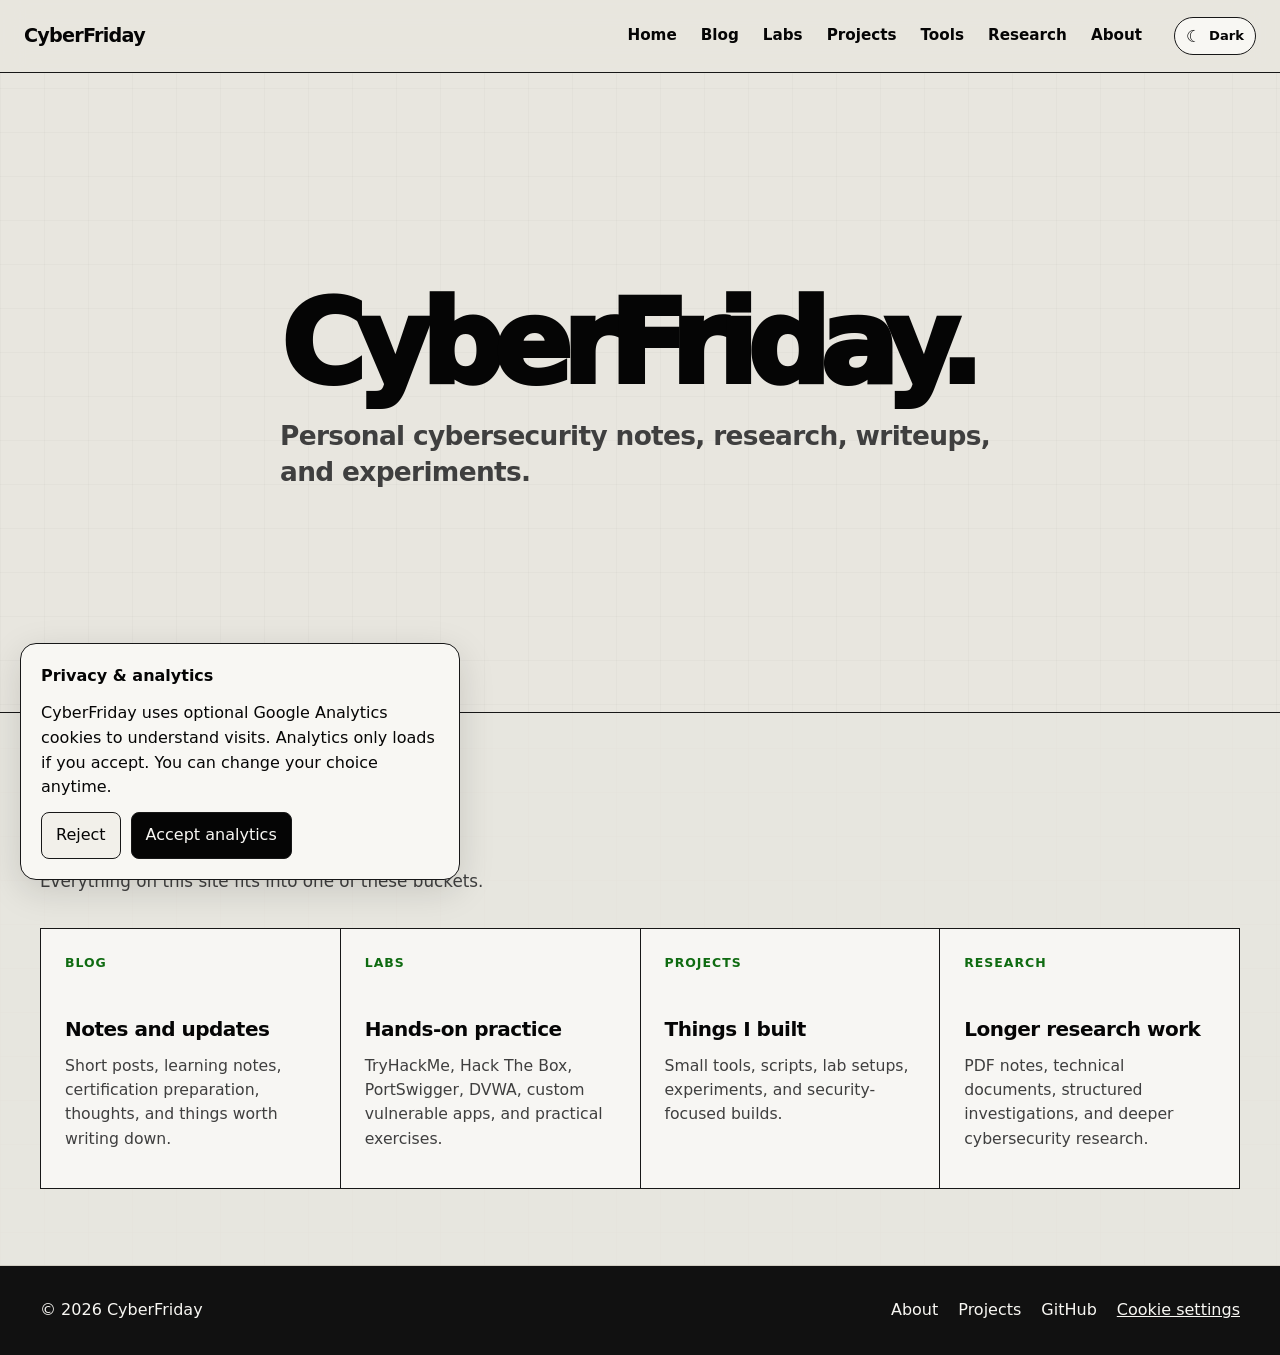
<file: index.html>
<!DOCTYPE html>
<html lang="en">
<head>
  <script src="assets/theme.js"></script>
  <meta charset="UTF-8" />
  <meta name="viewport" content="width=device-width, initial-scale=1.0" />

  <title>CyberFriday — Cybersecurity Notes, Labs, Projects and Research</title>

  <meta
    name="description"
    content="CyberFriday is a cybersecurity archive with blog posts, labs, projects, research, and experiments."
  />

  <link rel="stylesheet" href="assets/style.css" />
</head>

<body data-page="home">
  <a class="skip" href="#content">Skip to content</a>

  <header class="site-header">
    <div class="header-container header-inner">
      <a class="brand" href="index.html">CyberFriday</a>

      <nav class="nav" aria-label="Main navigation">
        <a href="index.html">Home</a>
        <a href="blog.html">Blog</a>
        <a href="labs.html">Labs</a>
        <a href="projects.html">Projects</a>
        <a href="tools.html">Tools</a>
        <a href="research.html">Research</a>
        <a href="about.html">About</a>
      </nav>

    </div>
  </header>

  <main id="content">
    <section class="hero">
      <div class="container hero-inner">
        <div class="hero-copy">
          <h1>CyberFriday.</h1>

          <p class="hero-subtitle">
            Personal cybersecurity notes, research, writeups, and experiments.
          </p>
        </div>
      </div>
    </section>

    <section class="section explore-section">
      <div class="container">
        <div class="section-heading">
          <h2>Explore</h2>
          <p>Everything on this site fits into one of these buckets.</p>
        </div>

        <div class="cards">
          <a class="card" href="blog.html">
            <span>Blog</span>
            <h3>Notes and updates</h3>
            <p>
              Short posts, learning notes, certification preparation, thoughts, and things worth writing down.
            </p>
          </a>

          <a class="card" href="labs.html">
            <span>Labs</span>
            <h3>Hands-on practice</h3>
            <p>
              TryHackMe, Hack The Box, PortSwigger, DVWA, custom vulnerable apps, and practical exercises.
            </p>
          </a>

          <a class="card" href="projects.html">
            <span>Projects</span>
            <h3>Things I built</h3>
            <p>
              Small tools, scripts, lab setups, experiments, and security-focused builds.
            </p>
          </a>

          <a class="card" href="research.html">
            <span>Research</span>
            <h3>Longer research work</h3>
            <p>
              PDF notes, technical documents, structured investigations, and deeper cybersecurity research.
            </p>
          </a>
        </div>
      </div>
    </section>
  </main>

  <footer class="footer">
    <div class="container footer-inner">
      <p>© <span id="year"></span> CyberFriday</p>

      <div class="footer-links">
        <a href="about.html">About</a>
        <a href="projects.html">Projects</a>
        <a href="https://github.com/jernejpetek">GitHub</a>
      </div>
    </div>
  </footer>

  <script src="assets/app.js"></script>
  <script src="assets/analytics.js" defer></script>
</body>
</html>
</file>
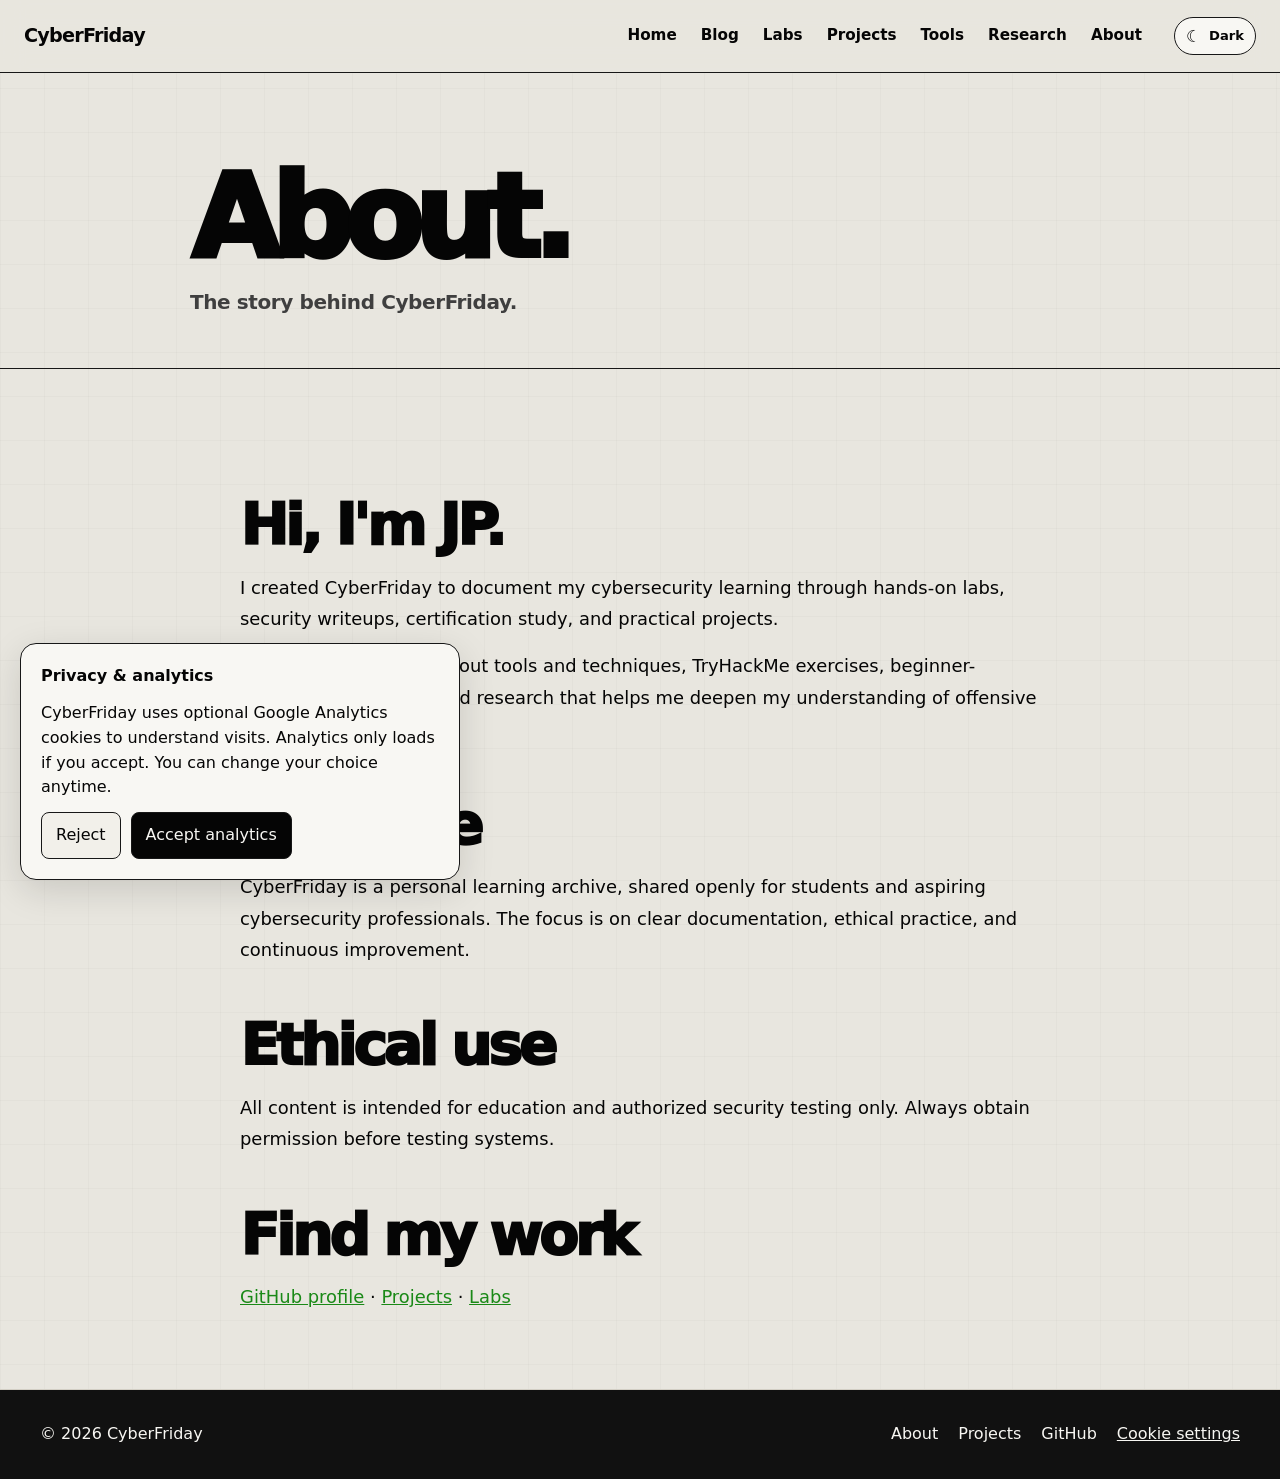
<file: about.html>
<!DOCTYPE html>
<html lang="en">

<head>
  <script src="assets/theme.js"></script>

  <meta charset="utf-8">
  <meta name="viewport" content="width=device-width, initial-scale=1">

  <title>About — CyberFriday</title>

  <meta
    name="description"
    content="About CyberFriday: practical cybersecurity learning, labs, notes and personal projects."
  >

  <link rel="stylesheet" href="assets/style.css">
</head>

<body data-page="about">

  <a class="skip" href="#content">Skip to content</a>

  <header class="site-header">
    <div class="header-container header-inner">

      <a class="brand" href="index.html">CyberFriday</a>

      <nav class="nav" aria-label="Main navigation">
        <a href="index.html">Home</a>
        <a href="blog.html">Blog</a>
        <a href="labs.html">Labs</a>
        <a href="projects.html">Projects</a>
        <a href="tools.html">Tools</a>
        <a href="research.html">Research</a>
        <a href="about.html" aria-current="page">About</a>
      </nav>

    </div>
  </header>

  <main id="content">

    <section class="pagehead">
      <div class="container pagehead-inner">

        <h1>About.</h1>

        <p>The story behind CyberFriday.</p>

      </div>
    </section>

    <section class="section">
      <div class="container narrow article">

        <h2>Hi, I'm JP.</h2>

        <p>
          I created CyberFriday to document my cybersecurity learning
          through hands-on labs, security writeups, certification study,
          and practical projects.
        </p>

        <p>
          Here you'll find notes about tools and techniques,
          TryHackMe exercises, beginner-friendly experiments,
          and research that helps me deepen my understanding
          of offensive and defensive security.
        </p>

        <h2>Purpose</h2>

        <p>
          CyberFriday is a personal learning archive, shared openly
          for students and aspiring cybersecurity professionals.
          The focus is on clear documentation, ethical practice,
          and continuous improvement.
        </p>

        <h2>Ethical use</h2>

        <p>
          All content is intended for education and authorized
          security testing only. Always obtain permission before
          testing systems.
        </p>

        <h2>Find my work</h2>

        <p>
          <a
            href="https://github.com/jernejpetek"
            target="_blank"
            rel="noopener noreferrer"
          >GitHub profile</a>
          ·
          <a href="projects.html">Projects</a>
          ·
          <a href="labs.html">Labs</a>
        </p>

      </div>
    </section>

  </main>

  <footer class="footer">
    <div class="container footer-inner">

      <p>© <span id="year"></span> CyberFriday</p>

      <div class="footer-links">
        <a href="about.html">About</a>
        <a href="projects.html">Projects</a>
        <a href="https://github.com/jernejpetek">GitHub</a>
      </div>

    </div>
  </footer>

  <script src="assets/app.js" defer></script>
  <script src="assets/analytics.js" defer></script>

</body>
</html>
</file>
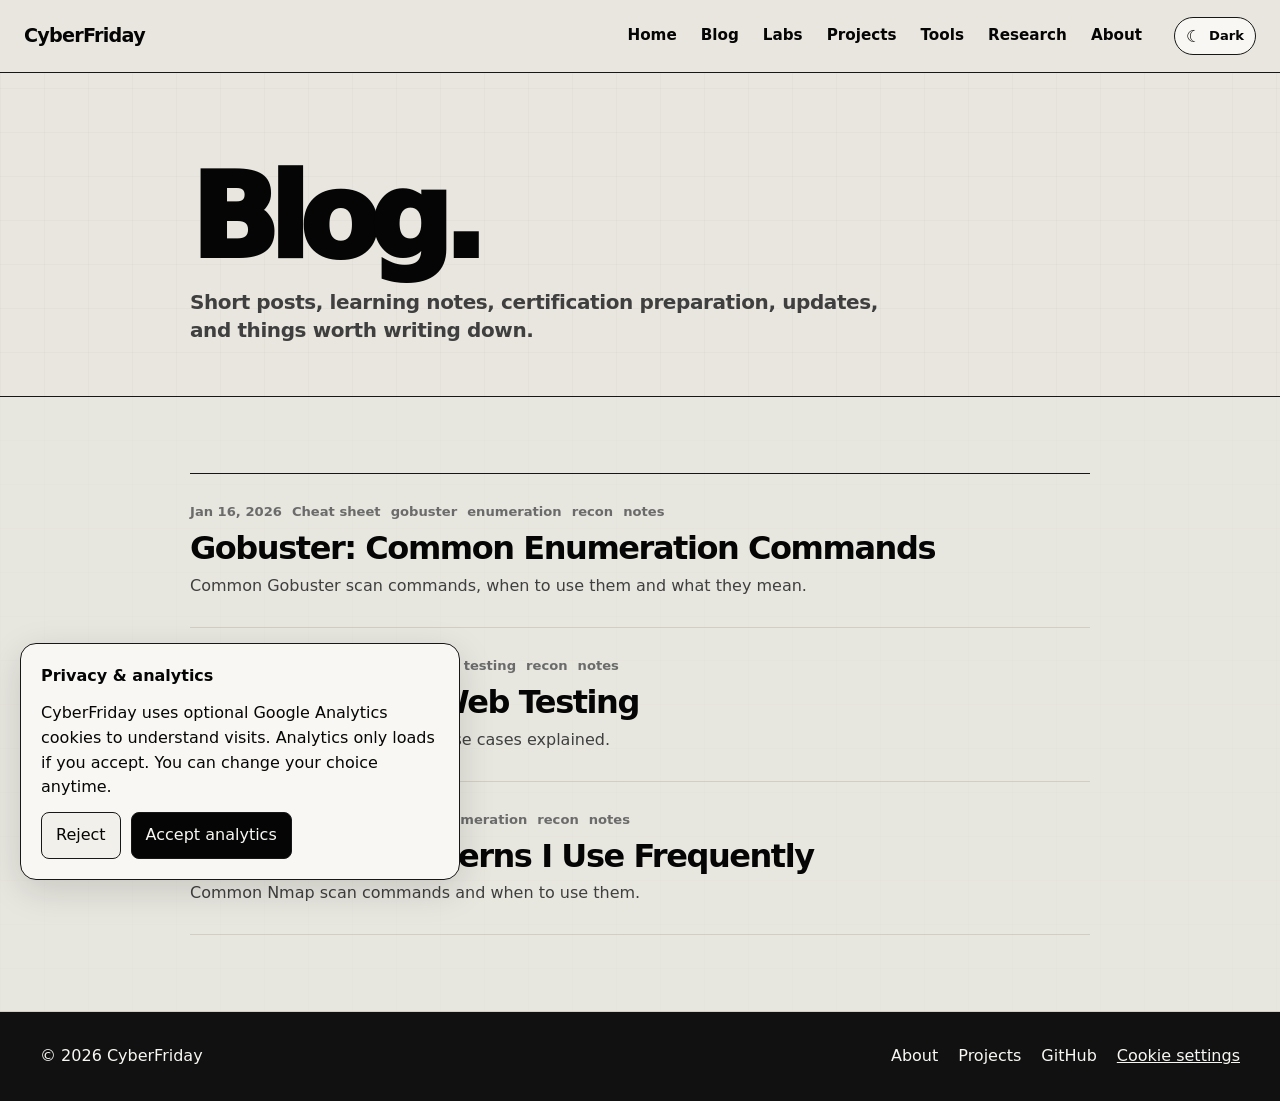
<file: blog.html>
<!DOCTYPE html>
<html lang="en">
<head>
  <script src="assets/theme.js"></script>
  <meta charset="UTF-8" />
  <meta name="viewport" content="width=device-width, initial-scale=1.0" />

  <title>Blog — CyberFriday</title>

  <meta
    name="description"
    content="CyberFriday blog posts, learning notes, certification preparation, updates, and cybersecurity thoughts."
  />

  <link rel="stylesheet" href="assets/style.css" />
</head>

<body data-page="blog">
  <a class="skip" href="#content">Skip to content</a>

  <header class="site-header">
    <div class="header-container header-inner">
      <a class="brand" href="index.html">CyberFriday</a>

      <nav class="nav" aria-label="Main navigation">
        <a href="index.html">Home</a>
        <a href="blog.html">Blog</a>
        <a href="labs.html">Labs</a>
        <a href="projects.html">Projects</a>
        <a href="tools.html">Tools</a>
        <a href="research.html">Research</a>
        <a href="about.html">About</a>
      </nav>

    </div>
  </header>

  <main id="content">
    <section class="pagehead">
      <div class="container pagehead-inner">
        <h1>Blog.</h1>
        <p>
          Short posts, learning notes, certification preparation, updates, and things worth writing down.
        </p>
      </div>
    </section>

    <section class="section listing-section">
      <div class="container listing-container">
        <div id="contentArea" class="post-list">
          <!-- populated by JS -->
        </div>

        <div class="empty" id="empty" hidden>No blog posts yet.</div>
      </div>
    </section>
  </main>

  <footer class="footer">
    <div class="container footer-inner">
      <p>© <span id="year"></span> CyberFriday</p>

      <div class="footer-links">
        <a href="about.html">About</a>
        <a href="projects.html">Projects</a>
        <a href="https://github.com/jernejpetek">GitHub</a>
      </div>
    </div>
  </footer>

  <script src="assets/app.js" defer></script>
  <script src="assets/analytics.js" defer></script>
</body>
</html>
</file>
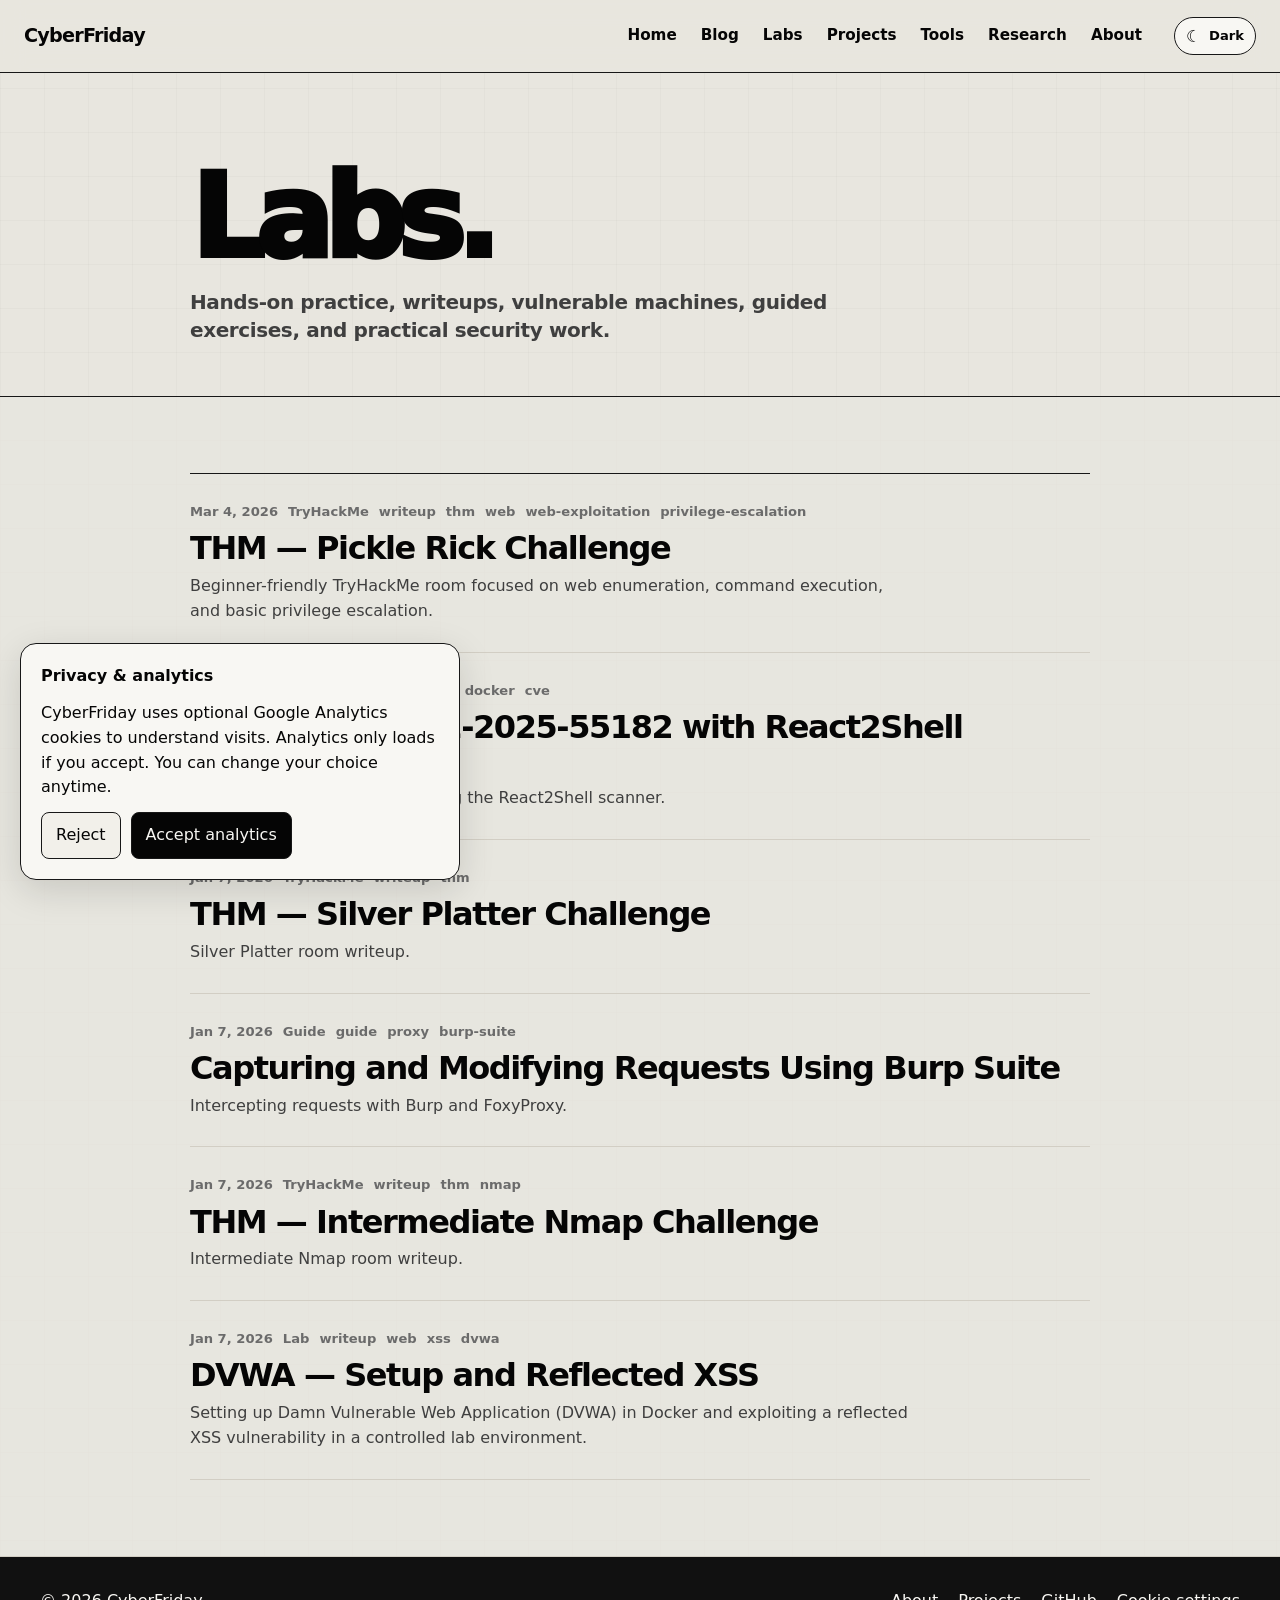
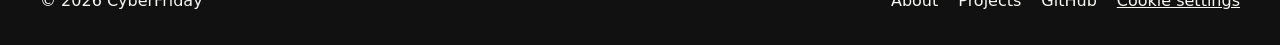
<file: labs.html>
<!DOCTYPE html>
<html lang="en">
<head>
  <script src="assets/theme.js"></script>
  <meta charset="UTF-8" />
  <meta name="viewport" content="width=device-width, initial-scale=1.0" />

  <title>Labs — CyberFriday</title>

  <meta
    name="description"
    content="Hands-on cybersecurity labs, writeups, vulnerable machines, CTF notes, and practical exercises from CyberFriday."
  />

  <link rel="stylesheet" href="assets/style.css" />
</head>

<body data-page="labs">
  <a class="skip" href="#content">Skip to content</a>

  <header class="site-header">
    <div class="header-container header-inner">
      <a class="brand" href="index.html">CyberFriday</a>

      <nav class="nav" aria-label="Main navigation">
        <a href="index.html">Home</a>
        <a href="blog.html">Blog</a>
        <a href="labs.html">Labs</a>
        <a href="projects.html">Projects</a>
        <a href="tools.html">Tools</a>
        <a href="research.html">Research</a>
        <a href="about.html">About</a>
      </nav>

    </div>
  </header>

  <main id="content">
    <section class="pagehead">
      <div class="container pagehead-inner">
        <h1>Labs.</h1>
        <p>
          Hands-on practice, writeups, vulnerable machines, guided exercises, and practical security work.
        </p>
      </div>
    </section>

    <section class="section listing-section">
      <div class="container listing-container">
        <div id="contentArea" class="post-list">
          <!-- populated by JS -->
        </div>

        <div class="empty" id="empty" hidden>No results.</div>
      </div>
    </section>
  </main>

  <footer class="footer">
    <div class="container footer-inner">
      <p>© <span id="year"></span> CyberFriday</p>

      <div class="footer-links">
        <a href="about.html">About</a>
        <a href="projects.html">Projects</a>
        <a href="https://github.com/jernejpetek">GitHub</a>
      </div>
    </div>
  </footer>

  <script src="assets/app.js" defer></script>
  <script src="assets/analytics.js" defer></script>
</body>
</html>
</file>
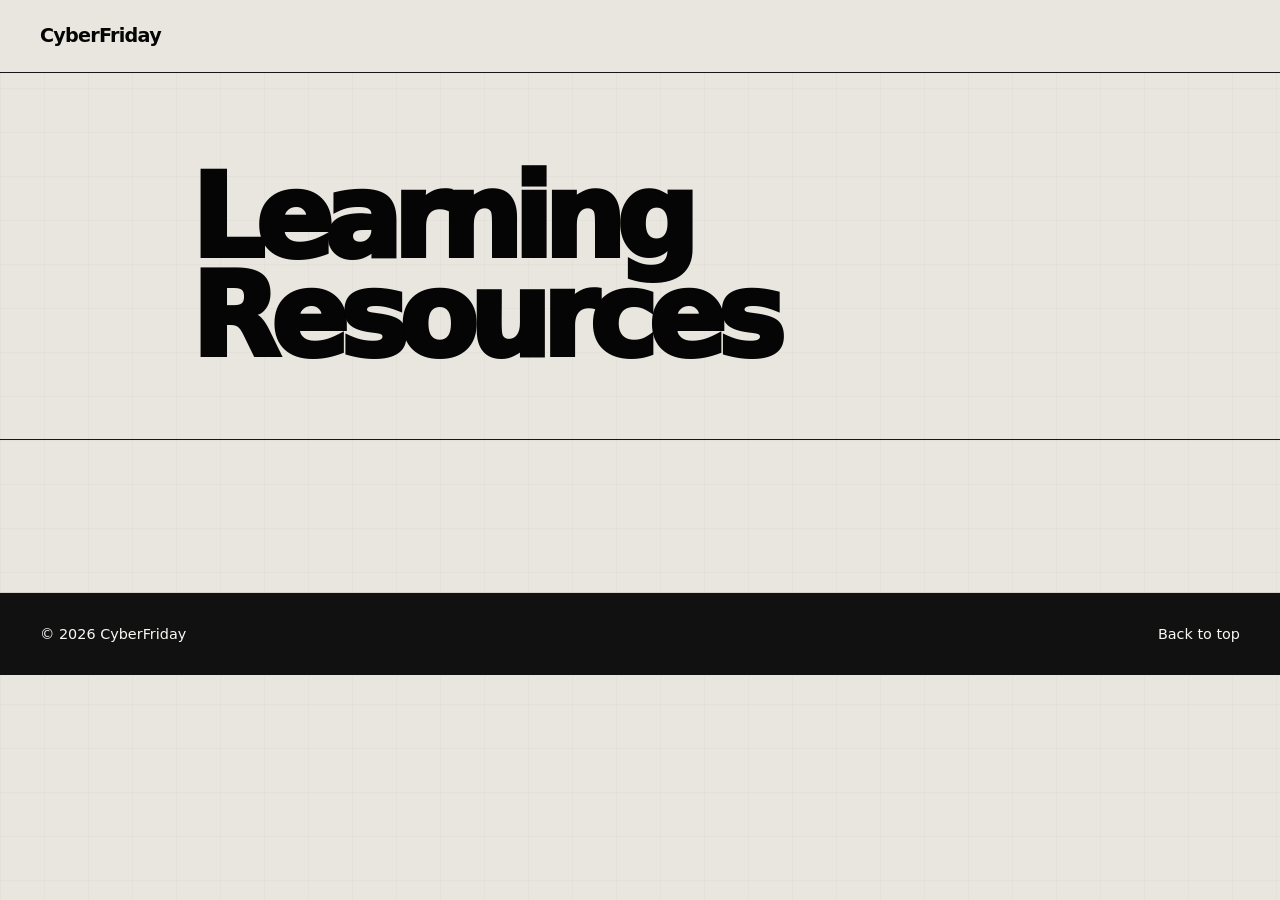
<file: learning_resources.html>
<!doctype html>
<html lang="en">
<head>
  <title>Learning Resources • CyberFriday</title>
  <meta charset="utf-8" />
  <meta name="viewport" content="width=device-width, initial-scale=1" />
  <meta name="color-scheme" content="dark light" />
  <meta name="description" content="CyberFriday — learning resources." />
  <link rel="preconnect" href="https://fonts.googleapis.com">
  <link rel="preconnect" href="https://fonts.gstatic.com" crossorigin>
  <link href="https://fonts.googleapis.com/css2?family=Inter:wght@400;600;700;800&display=swap" rel="stylesheet">
  <link rel="stylesheet" href="assets/style.css" />
</head>
<body data-page="learning-resources">
  <a class="skip" href="#main">Skip to content</a>

  <header class="topbar">
    <div class="container topbar__inner">
      <a class="brand" href="index.html" aria-label="Home">
        <span class="brand__mark">CF</span>
        <span class="brand__text">CyberFriday</span>
      </a>

      <div class="topbar__actions">
        <button class="iconbtn" id="themeBtn" type="button" title="Toggle theme" aria-label="Toggle theme">
          <span class="icon" aria-hidden="true">☾</span>
        </button>
        <button class="iconbtn" id="menuBtn" type="button" title="Menu" aria-label="Open menu">
          <span class="icon" aria-hidden="true">≡</span>
        </button>
      </div>
    </div>
  </header>

  <div class="modal" id="menu" hidden>
    <div class="modal__backdrop" data-close="true"></div>
    <div class="modal__panel modal__panel--menu" role="dialog" aria-modal="true" aria-label="Menu">
      <div class="modal__head">
        <div class="menu__title">
          <div class="menu__brand">CyberFriday</div>
          <div class="muted tiny">Navigate</div>
        </div>
        <button class="iconbtn" type="button" data-close="true" aria-label="Close">✕</button>
      </div>
      <div class="modal__body menu__body">
        <a class="menulink" href="index.html">Home</a>
        <a class="menulink" href="writeups.html">Writeups</a>
        <a class="menulink" href="projects.html">Projects</a>
        <a class="menulink" href="notes.html">Notes</a>
        <a class="menulink" href="learning-resources.html">Learning Resources</a>
        <a class="menulink" href="about.html">About</a>
      </div>
      <div class="modal__foot muted tiny">
        <span>Esc to close</span>
      </div>
    </div>
  </div>

  <main id="main">
    <section class="pagehead">
      <div class="container">
        <h1 class="pagehead__title">Learning Resources</h1>
        <p class="pagehead__sub muted"></p>
      </div>
    </section>

    <section class="section">
      <div class="container">
        <!-- Content goes here -->
      </div>
    </section>
  </main>

  <footer class="footer">
    <div class="container footer__inner">
      <p class="muted tiny">© <span id="year"></span> CyberFriday</p>
      <p class="muted tiny"><a href="#main">Back to top</a></p>
    </div>
  </footer>

  <script src="assets/app.js" defer></script>
</body>
</html>
</file>
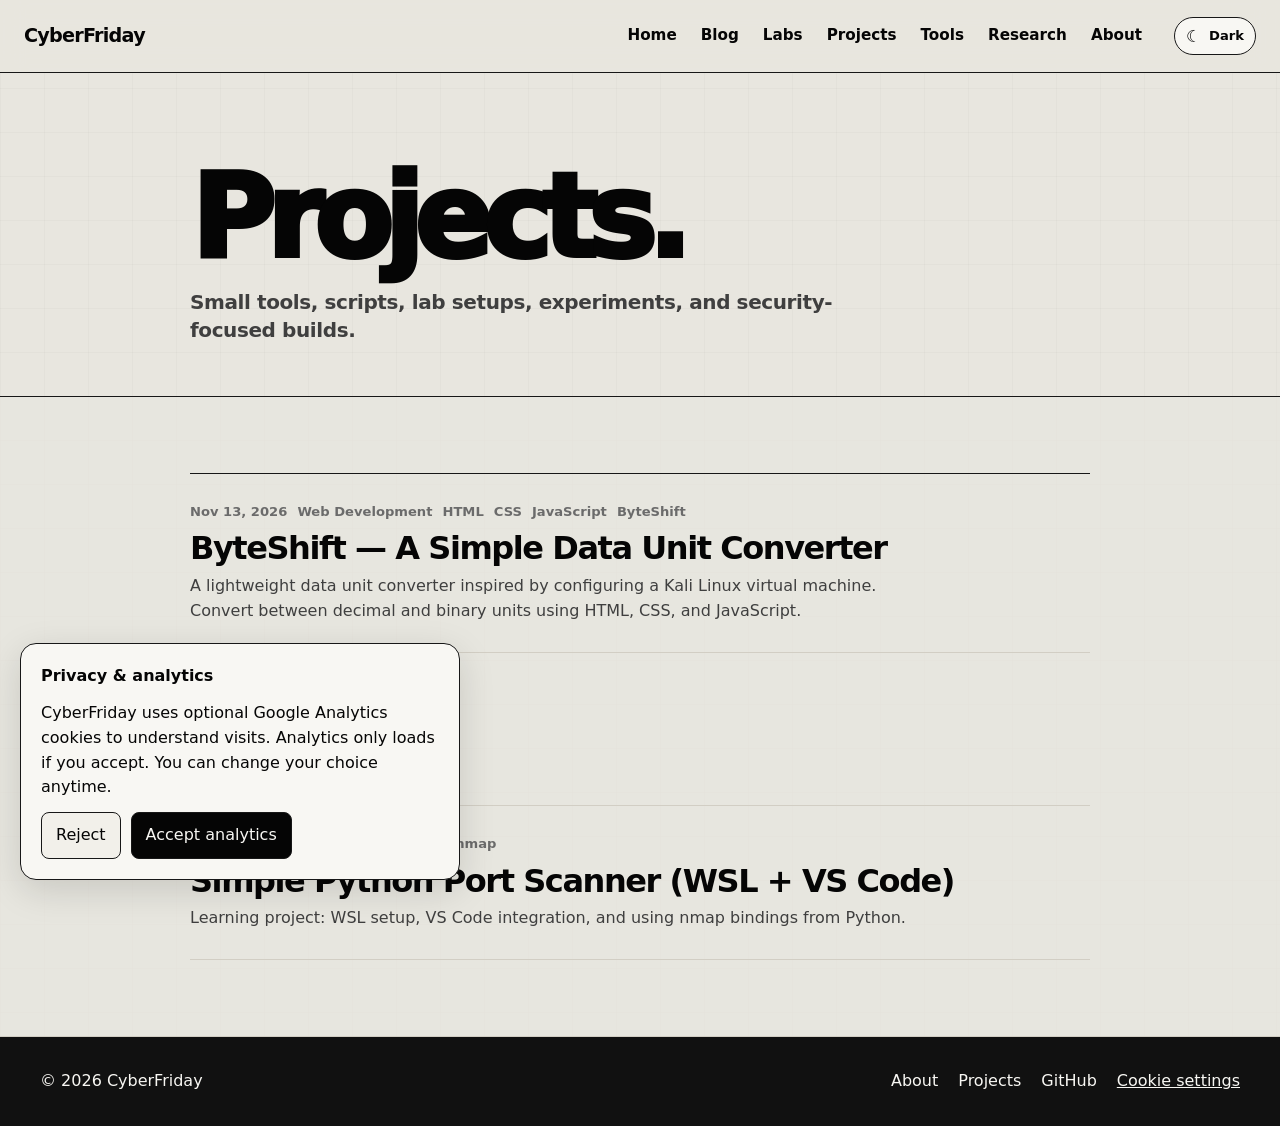
<file: projects.html>
<!DOCTYPE html>
<html lang="en">
<head>
  <script src="assets/theme.js"></script>
  <meta charset="UTF-8" />
  <meta name="viewport" content="width=device-width, initial-scale=1.0" />

  <title>Projects — CyberFriday</title>

  <meta
    name="description"
    content="CyberFriday projects, small tools, scripts, lab setups, experiments, and security-focused builds."
  />

  <link rel="stylesheet" href="assets/style.css" />
</head>

<body data-page="projects">
  <a class="skip" href="#content">Skip to content</a>

  <header class="site-header">
    <div class="header-container header-inner">
      <a class="brand" href="index.html">CyberFriday</a>

      <nav class="nav" aria-label="Main navigation">
        <a href="index.html">Home</a>
        <a href="blog.html">Blog</a>
        <a href="labs.html">Labs</a>
        <a href="projects.html">Projects</a>
        <a href="tools.html">Tools</a>
        <a href="research.html">Research</a>
        <a href="about.html">About</a>
      </nav>

    </div>
  </header>

  <main id="content">
    <section class="pagehead">
      <div class="container pagehead-inner">
        <h1>Projects.</h1>
        <p>
          Small tools, scripts, lab setups, experiments, and security-focused builds.
        </p>
      </div>
    </section>

    <section class="section listing-section">
      <div class="container listing-container">
        <div id="contentArea" class="post-list">
          <!-- populated by JS -->
        </div>

        <div class="empty" id="empty" hidden>No projects yet.</div>
      </div>
    </section>
  </main>

  <footer class="footer">
    <div class="container footer-inner">
      <p>© <span id="year"></span> CyberFriday</p>

      <div class="footer-links">
        <a href="about.html">About</a>
        <a href="projects.html">Projects</a>
        <a href="https://github.com/jernejpetek">GitHub</a>
      </div>
    </div>
  </footer>

  <script src="assets/app.js" defer></script>
  <script src="assets/analytics.js" defer></script>
</body>
</html>
</file>
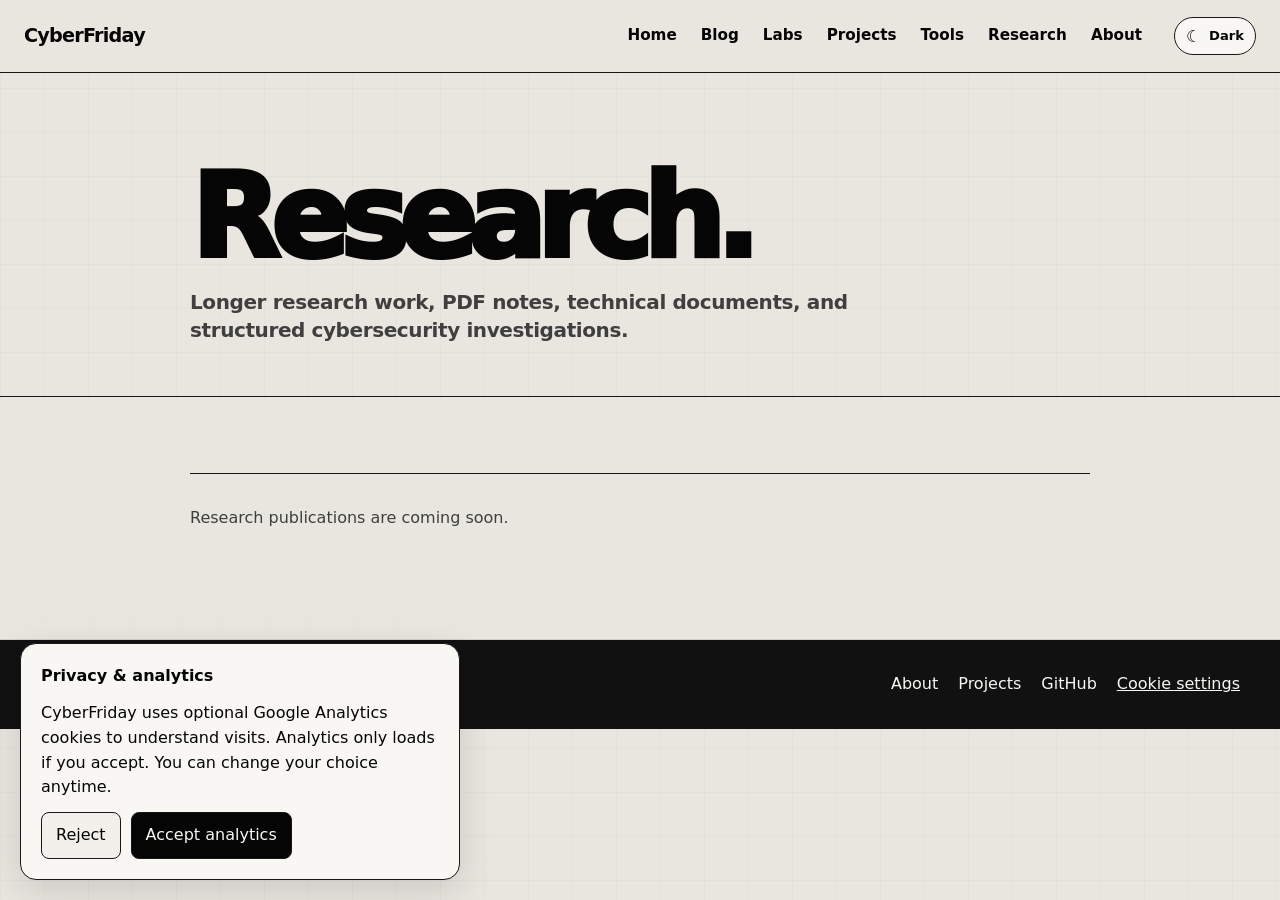
<file: research.html>
<!DOCTYPE html>
<html lang="en">
<head>
  <script src="assets/theme.js"></script>
  <meta charset="UTF-8" />
  <meta name="viewport" content="width=device-width, initial-scale=1.0" />

  <title>Research — CyberFriday</title>

  <meta
    name="description"
    content="Research series, PDF notes, technical documents, and longer cybersecurity research work from CyberFriday."
  />

  <link rel="stylesheet" href="assets/style.css" />
</head>

<body data-page="research">
  <a class="skip" href="#content">Skip to content</a>

  <header class="site-header">
    <div class="header-container header-inner">
      <a class="brand" href="index.html">CyberFriday</a>

      <nav class="nav" aria-label="Main navigation">
        <a href="index.html">Home</a>
        <a href="blog.html">Blog</a>
        <a href="labs.html">Labs</a>
        <a href="projects.html">Projects</a>
        <a href="tools.html">Tools</a>
        <a href="research.html">Research</a>
        <a href="about.html">About</a>
      </nav>

    </div>
  </header>

  <main id="content">
    <section class="pagehead">
      <div class="container pagehead-inner">
        <h1>Research.</h1>
        <p>
          Longer research work, PDF notes, technical documents, and structured cybersecurity investigations.
        </p>
      </div>
    </section>

    <section class="section listing-section">
      <div class="container listing-container">
        <div id="contentArea" class="post-list">
          <!-- populated by JS -->
        </div>

        <div class="empty" id="empty" hidden>Research publications are coming soon.</div>
      </div>
    </section>
  </main>

  <footer class="footer">
    <div class="container footer-inner">
      <p>© <span id="year"></span> CyberFriday</p>

      <div class="footer-links">
        <a href="about.html">About</a>
        <a href="projects.html">Projects</a>
        <a href="https://github.com/jernejpetek">GitHub</a>
      </div>
    </div>
  </footer>

  <script src="assets/app.js" defer></script>
  <script src="assets/analytics.js" defer></script>
</body>
</html>
</file>
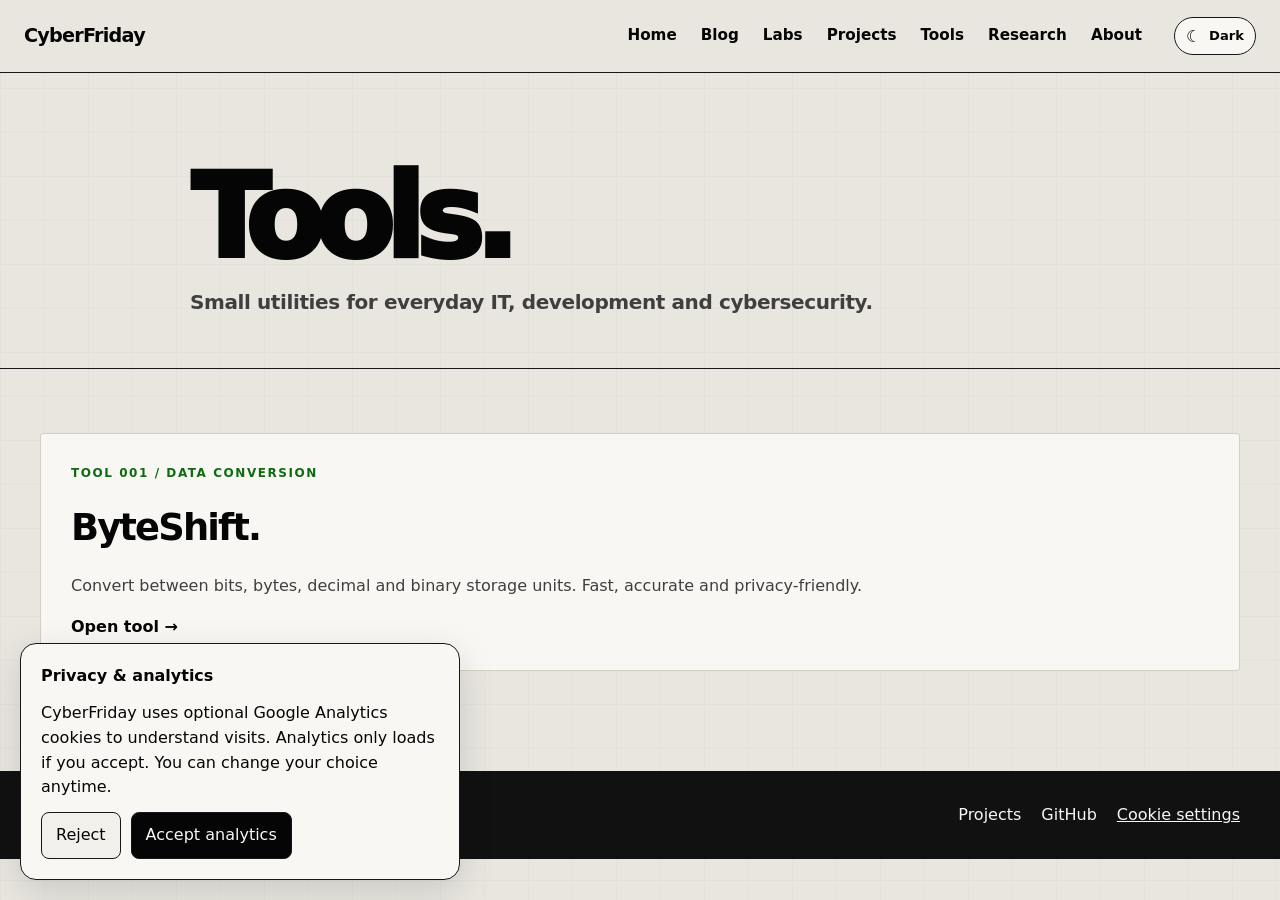
<file: tools.html>
<!DOCTYPE html>
<html lang="en">
<head>
  <meta charset="UTF-8">
  <meta name="viewport" content="width=device-width, initial-scale=1.0">

  <meta name="description"
        content="Free IT and cybersecurity tools by CyberFriday.">

  <title>Tools — CyberFriday</title>

  <script src="assets/theme.js"></script>
  <link rel="stylesheet" href="assets/style.css">

  <style>
    .tools-section {
      padding: 64px 0 100px;
    }

    .tools-list {
      display: grid;
      grid-template-columns: repeat(
        auto-fit,
        minmax(min(100%, 320px), 1fr)
      );
      gap: 18px;
    }

    .tool-card {
      display: flex;
      flex-direction: column;
      gap: 16px;
      min-height: 220px;
      padding: 30px;
      text-decoration: none;
      color: var(--text, #171a17);
      background: var(--paper, #ffffff);
      border: 1px solid var(--border-soft, #d3d8d0);
      border-radius: 3px;
      transition: border-color 0.2s, transform 0.2s;
    }

    .tool-card:hover {
      border-color: var(--accent, #247a35);
      transform: translateY(-3px);
    }

    .tool-card:focus-visible {
      outline: 2px solid var(--accent, #247a35);
      outline-offset: 4px;
    }

    .tool-label {
      font-size: 0.75rem;
      font-weight: 800;
      letter-spacing: 0.13em;
      color: var(--accent-dark, #247a35);
    }

    .tool-card h2 {
      margin: 0;
      font-size: clamp(1.7rem, 3vw, 2.3rem);
      letter-spacing: -0.05em;
      color: var(--text, #171a17);
    }

    .tool-card p {
      margin: 0;
      line-height: 1.7;
      color: var(--muted, #555e55);
    }

    .tool-link {
      margin-top: auto;
      font-weight: 800;
      color: var(--text, #171a17);
    }

    :root[data-theme="dark"] .tool-card {
      background: var(--paper, #171d19);
      color: var(--text, #f2f5f0);
    }

    :root[data-theme="dark"] .tool-label {
      color: var(--accent, #9adea5);
    }

    @media (max-width: 600px) {
      .tools-section {
        padding: 36px 0 64px;
      }

      .tool-card {
        padding: 24px;
      }
    }
  </style>
</head>

<body>

  <a class="skip" href="#content">Skip to content</a>

  <header class="site-header">
    <div class="header-container header-inner">

      <a class="brand" href="index.html">
        CyberFriday
      </a>

      <nav class="nav" aria-label="Main navigation">
        <a href="index.html">Home</a>
        <a href="blog.html">Blog</a>
        <a href="labs.html">Labs</a>
        <a href="projects.html">Projects</a>
        <a href="tools.html" aria-current="page">Tools</a>
        <a href="research.html">Research</a>
        <a href="about.html">About</a>
      </nav>

    </div>
  </header>

  <main id="content">

    <section class="pagehead">
      <div class="container pagehead-inner">

        <h1>Tools.</h1>

        <p>
          Small utilities for everyday IT,
          development and cybersecurity.
        </p>

      </div>
    </section>

    <section class="tools-section">
      <div class="container">

        <div class="tools-list">

          <a class="tool-card"
             href="tools/byteshift/byteshift.html">

            <span class="tool-label">
              TOOL 001 / DATA CONVERSION
            </span>

            <h2>ByteShift.</h2>

            <p>
              Convert between bits, bytes, decimal
              and binary storage units.
              Fast, accurate and privacy-friendly.
            </p>

            <span class="tool-link">
              Open tool &rarr;
            </span>

          </a>

        </div>

      </div>
    </section>

  </main>

  <footer class="footer">
    <div class="container footer-inner">

      <p>
        &copy; <span id="year"></span> CyberFriday
      </p>

      <div class="footer-links">
        <a href="projects.html">Projects</a>
        <a href="https://github.com/jernejpetek/cyberfriday"
           target="_blank"
           rel="noopener noreferrer">
          GitHub
        </a>
      </div>

    </div>
  </footer>

  <script src="assets/app.js" defer></script>
  <script src="assets/analytics.js" defer></script>

  <script>
    document.getElementById("year").textContent =
      new Date().getFullYear();
  </script>

</body>
</html>
</file>
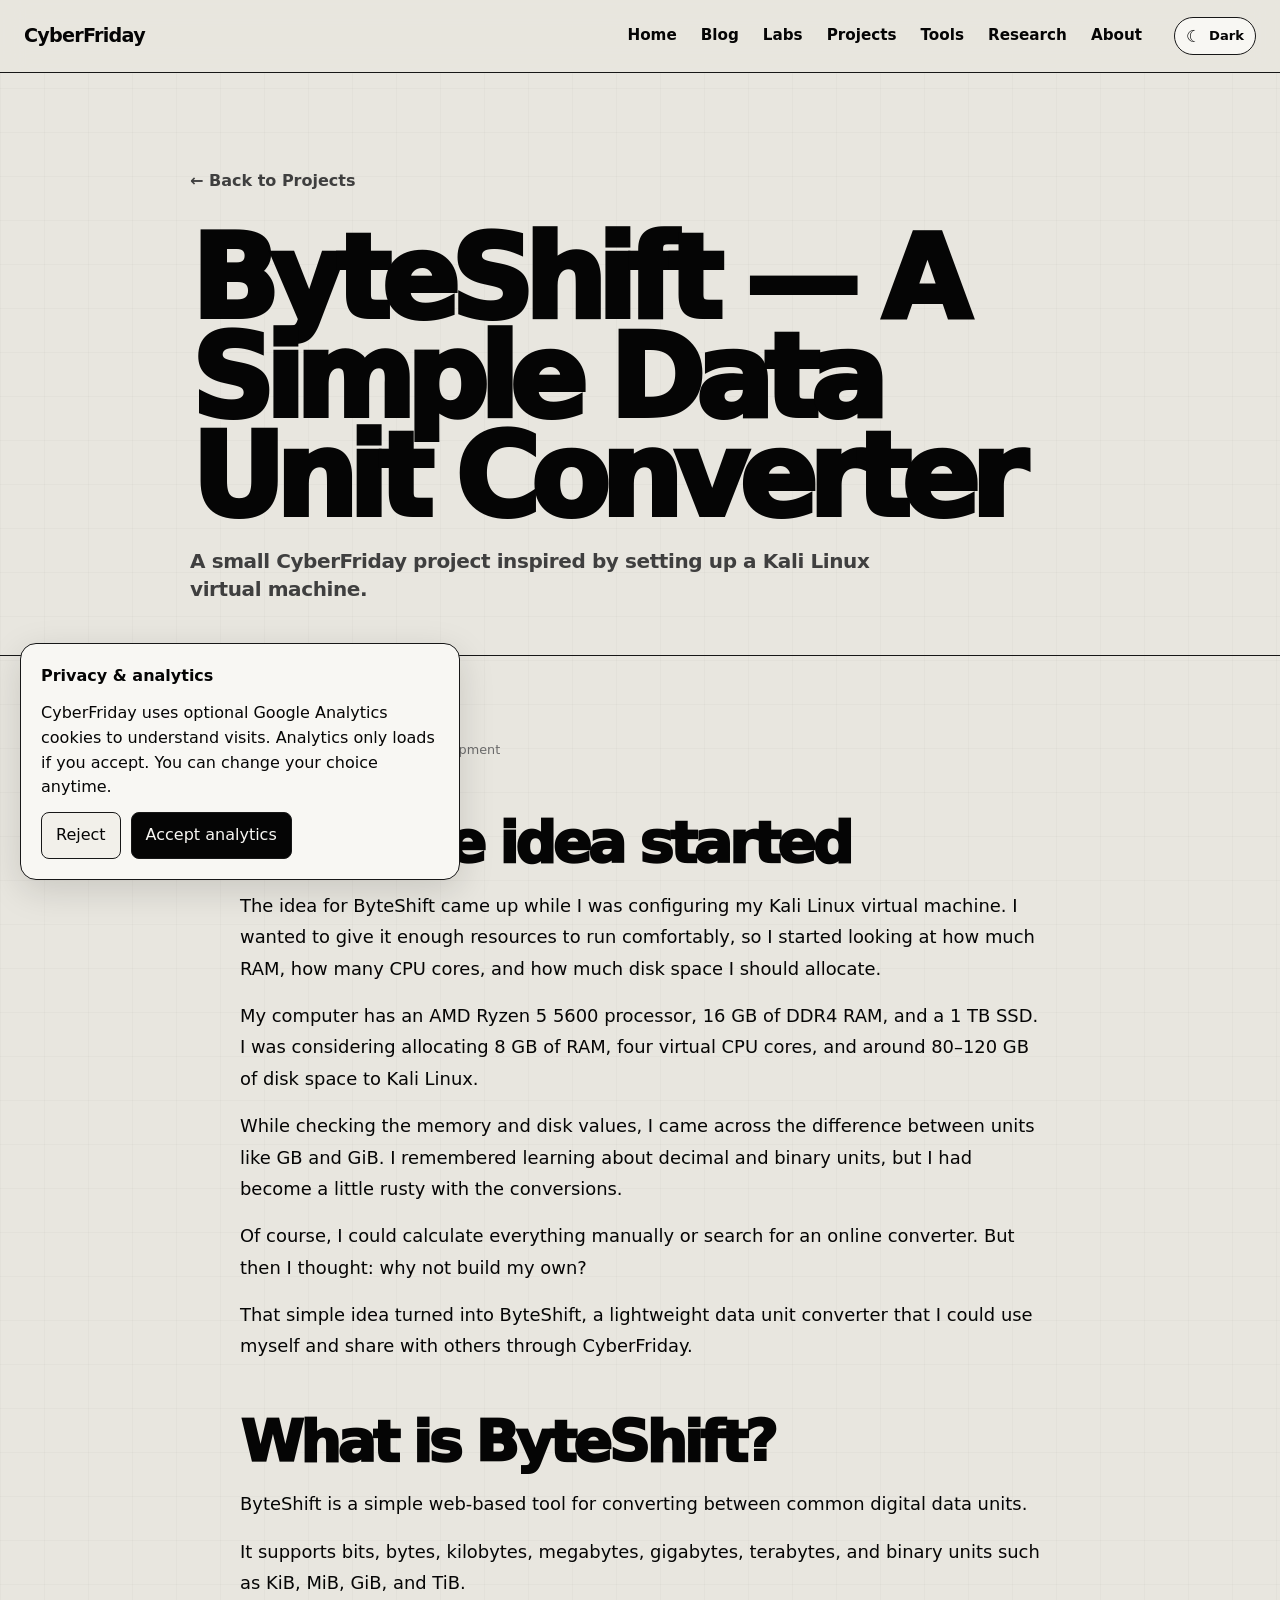
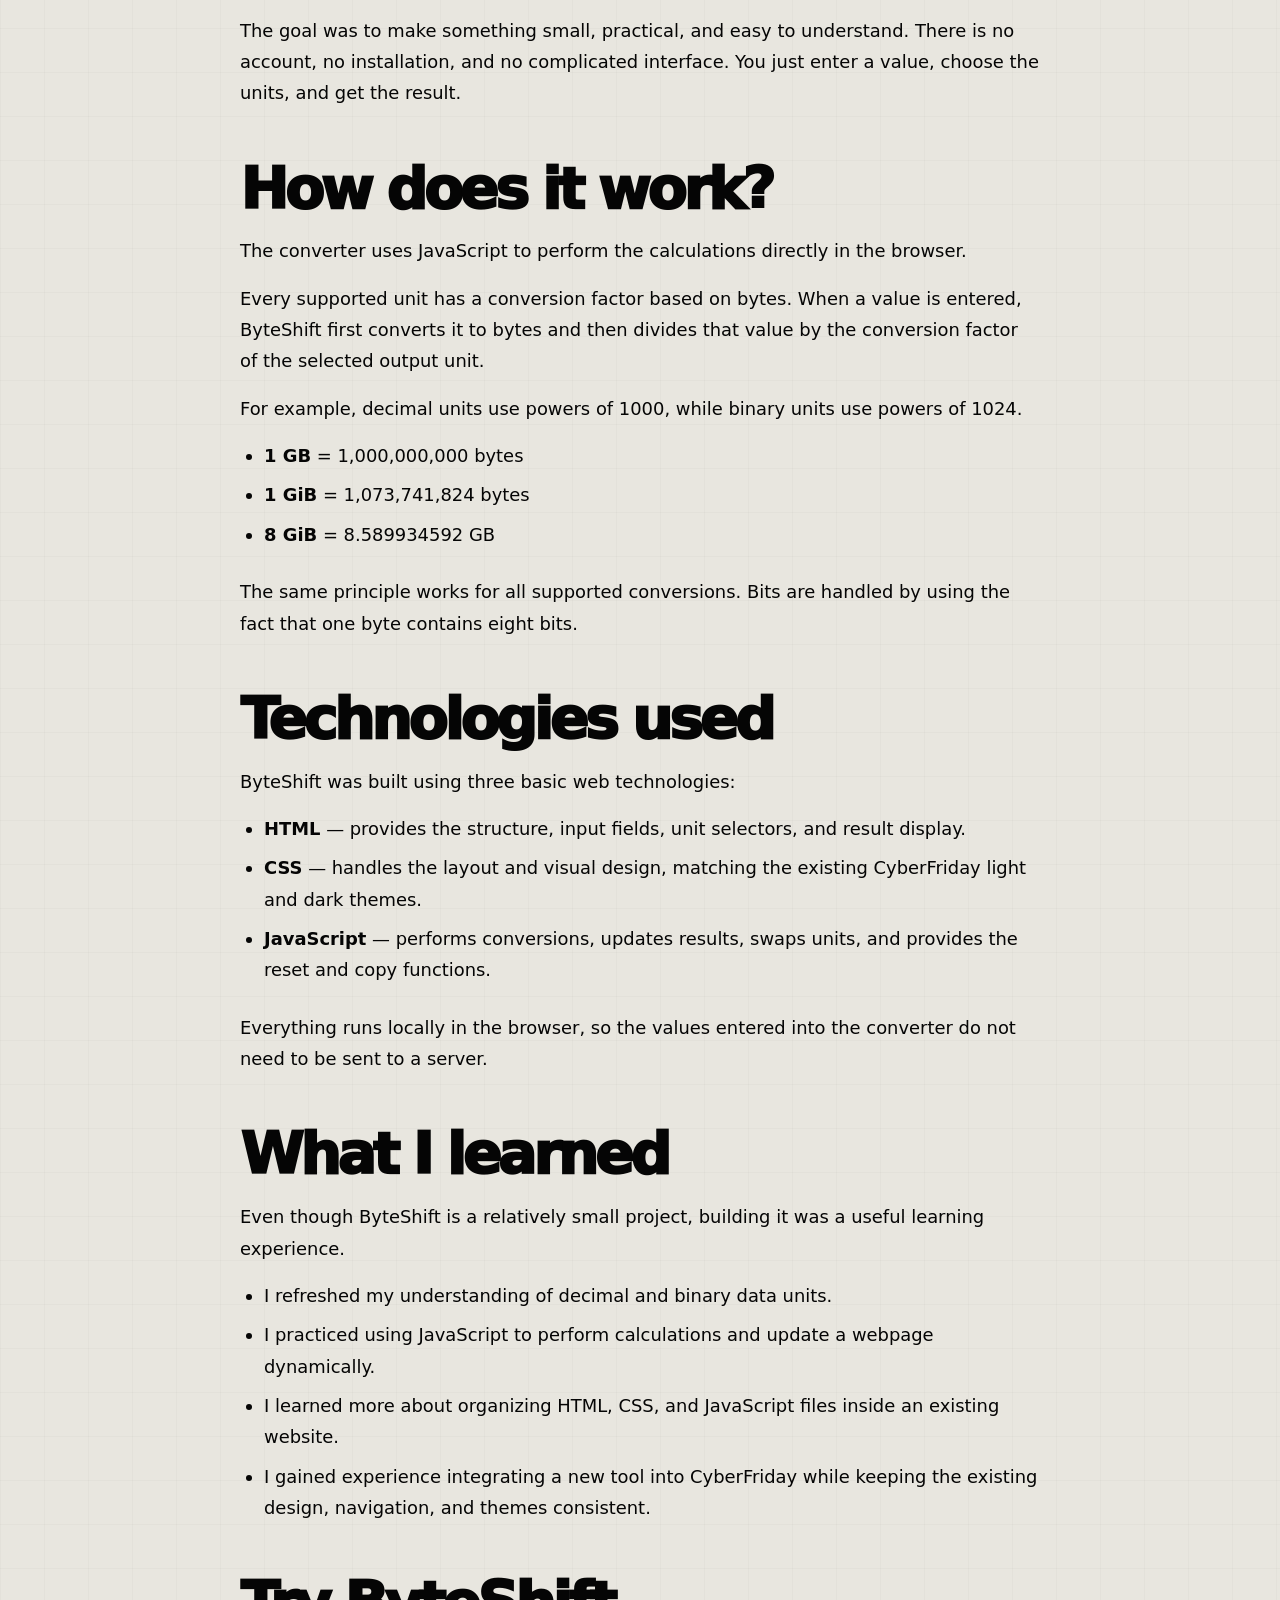
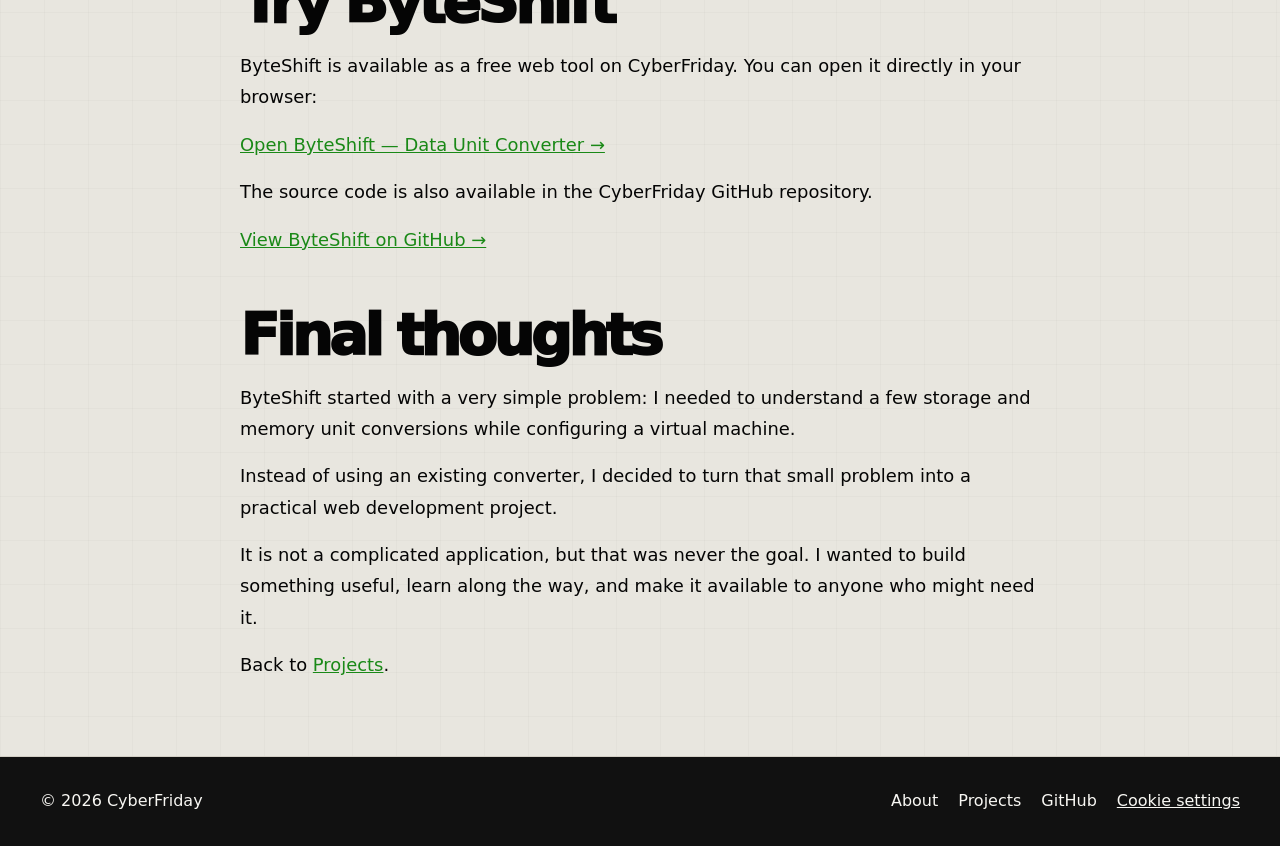
<file: projects/byteshift_converter.html>
<!DOCTYPE html>
<html lang="en">

<head>
  <script src="../assets/theme.js"></script>

  <meta charset="utf-8">
  <meta name="viewport" content="width=device-width, initial-scale=1">

  <title>ByteShift — CyberFriday</title>

  <meta
    name="description"
    content="How a Kali Linux virtual machine setup inspired ByteShift, a simple data unit converter."
  >

  <link rel="stylesheet" href="../assets/style.css">
</head>

<body data-page="projects">

  <a class="skip" href="#content">Skip to content</a>

  <!-- Header -->
  <header class="site-header">
    <div class="header-container header-inner">

      <a class="brand" href="../index.html">
        CyberFriday
      </a>

      <nav class="nav" aria-label="Main navigation">
        <a href="../index.html">Home</a>
        <a href="../blog.html">Blog</a>
        <a href="../labs.html">Labs</a>
        <a href="../projects.html" aria-current="page">Projects</a>
        <a href="../tools.html">Tools</a>
        <a href="../research.html">Research</a>
        <a href="../about.html">About</a>
      </nav>

    </div>
  </header>

  <main id="content">

    <!-- Page heading -->
    <section class="pagehead">
      <div class="container pagehead-inner">

        <a class="back-link" href="../projects.html">
          ← Back to Projects
        </a>

        <h1>ByteShift — A Simple Data Unit Converter</h1>

        <p>
          A small CyberFriday project inspired by setting up
          a Kali Linux virtual machine.
        </p>

      </div>
    </section>

    <!-- Project article -->
    <section class="section">
      <div class="container read-container">

        <article class="postwrap">

          <p class="postmeta">
            <span class="tag">HTML</span>
            <span class="tag">CSS</span>
            <span class="tag">JavaScript</span>
            <span class="tag">Web Development</span>
          </p>

          <h2>How the idea started</h2>

          <p>
            The idea for ByteShift came up while I was
            configuring my Kali Linux virtual machine.
            I wanted to give it enough resources to run
            comfortably, so I started looking at how much
            RAM, how many CPU cores, and how much disk
            space I should allocate.
          </p>

          <p>
            My computer has an AMD Ryzen 5 5600 processor,
            16 GB of DDR4 RAM, and a 1 TB SSD.
            I was considering allocating 8 GB of RAM,
            four virtual CPU cores, and around 80–120 GB
            of disk space to Kali Linux.
          </p>

          <p>
            While checking the memory and disk values,
            I came across the difference between units
            like GB and GiB.
            I remembered learning about decimal and
            binary units, but I had become a little
            rusty with the conversions.
          </p>

          <p>
            Of course, I could calculate everything
            manually or search for an online converter.
            But then I thought: why not build my own?
          </p>

          <p>
            That simple idea turned into ByteShift,
            a lightweight data unit converter that
            I could use myself and share with others
            through CyberFriday.
          </p>

          <h2>What is ByteShift?</h2>

          <p>
            ByteShift is a simple web-based tool
            for converting between common digital
            data units.
          </p>

          <p>
            It supports bits, bytes, kilobytes,
            megabytes, gigabytes, terabytes,
            and binary units such as KiB, MiB,
            GiB, and TiB.
          </p>

          <p>
            The goal was to make something small,
            practical, and easy to understand.
            There is no account, no installation,
            and no complicated interface.
            You just enter a value, choose the units,
            and get the result.
          </p>

          <h2>How does it work?</h2>

          <p>
            The converter uses JavaScript to perform
            the calculations directly in the browser.
          </p>

          <p>
            Every supported unit has a conversion
            factor based on bytes.
            When a value is entered, ByteShift first
            converts it to bytes and then divides
            that value by the conversion factor
            of the selected output unit.
          </p>

          <p>
            For example, decimal units use powers
            of 1000, while binary units use powers
            of 1024.
          </p>

          <ul class="bullets">
            <li>
              <strong>1 GB</strong> =
              1,000,000,000 bytes
            </li>
            <li>
              <strong>1 GiB</strong> =
              1,073,741,824 bytes
            </li>
            <li>
              <strong>8 GiB</strong> =
              8.589934592 GB
            </li>
          </ul>

          <p>
            The same principle works for all
            supported conversions.
            Bits are handled by using the fact
            that one byte contains eight bits.
          </p>

          <h2>Technologies used</h2>

          <p>
            ByteShift was built using three
            basic web technologies:
          </p>

          <ul class="bullets">
            <li>
              <strong>HTML</strong> —
              provides the structure, input fields,
              unit selectors, and result display.
            </li>

            <li>
              <strong>CSS</strong> —
              handles the layout and visual design,
              matching the existing CyberFriday
              light and dark themes.
            </li>

            <li>
              <strong>JavaScript</strong> —
              performs conversions, updates results,
              swaps units, and provides the
              reset and copy functions.
            </li>
          </ul>

          <p>
            Everything runs locally in the browser,
            so the values entered into the converter
            do not need to be sent to a server.
          </p>

          <h2>What I learned</h2>

          <p>
            Even though ByteShift is a relatively
            small project, building it was a useful
            learning experience.
          </p>

          <ul class="bullets">
            <li>
              I refreshed my understanding of
              decimal and binary data units.
            </li>

            <li>
              I practiced using JavaScript
              to perform calculations and update
              a webpage dynamically.
            </li>

            <li>
              I learned more about organizing
              HTML, CSS, and JavaScript files
              inside an existing website.
            </li>

            <li>
              I gained experience integrating
              a new tool into CyberFriday while
              keeping the existing design,
              navigation, and themes consistent.
            </li>
          </ul>

          <h2>Try ByteShift</h2>

          <p>
            ByteShift is available as a free
            web tool on CyberFriday.
            You can open it directly in your browser:
          </p>

          <p>
            <a
              href="https://cyberfriday.pro/tools/byteshift/byteshift.html"
              target="_blank"
              rel="noopener noreferrer"
            >
              Open ByteShift — Data Unit Converter →
            </a>
          </p>

          <p>
            The source code is also available
            in the CyberFriday GitHub repository.
          </p>

          <p>
            <a
              href="https://github.com/jernejpetek/cyberfriday/tree/main/tools/byteshift"
              target="_blank"
              rel="noopener noreferrer"
            >
              View ByteShift on GitHub →
            </a>
          </p>

          <h2>Final thoughts</h2>

          <p>
            ByteShift started with a very simple
            problem: I needed to understand a few
            storage and memory unit conversions
            while configuring a virtual machine.
          </p>

          <p>
            Instead of using an existing converter,
            I decided to turn that small problem
            into a practical web development project.
          </p>

          <p>
            It is not a complicated application,
            but that was never the goal.
            I wanted to build something useful,
            learn along the way, and make it
            available to anyone who might need it.
          </p>

          <p>
            Back to
            <a href="../projects.html">Projects</a>.
          </p>

        </article>

      </div>
    </section>

  </main>

  <!-- Footer -->
  <footer class="footer">
    <div class="container footer-inner">

      <p>
        © <span id="year"></span> CyberFriday
      </p>

      <div class="footer-links">
        <a href="../about.html">About</a>
        <a href="../projects.html">Projects</a>
        <a href="https://github.com/jernejpetek">
          GitHub
        </a>
      </div>

    </div>
  </footer>

  <script src="../assets/app.js" defer></script>
  <script src="../assets/analytics.js" defer></script>

</body>
</html>
</file>
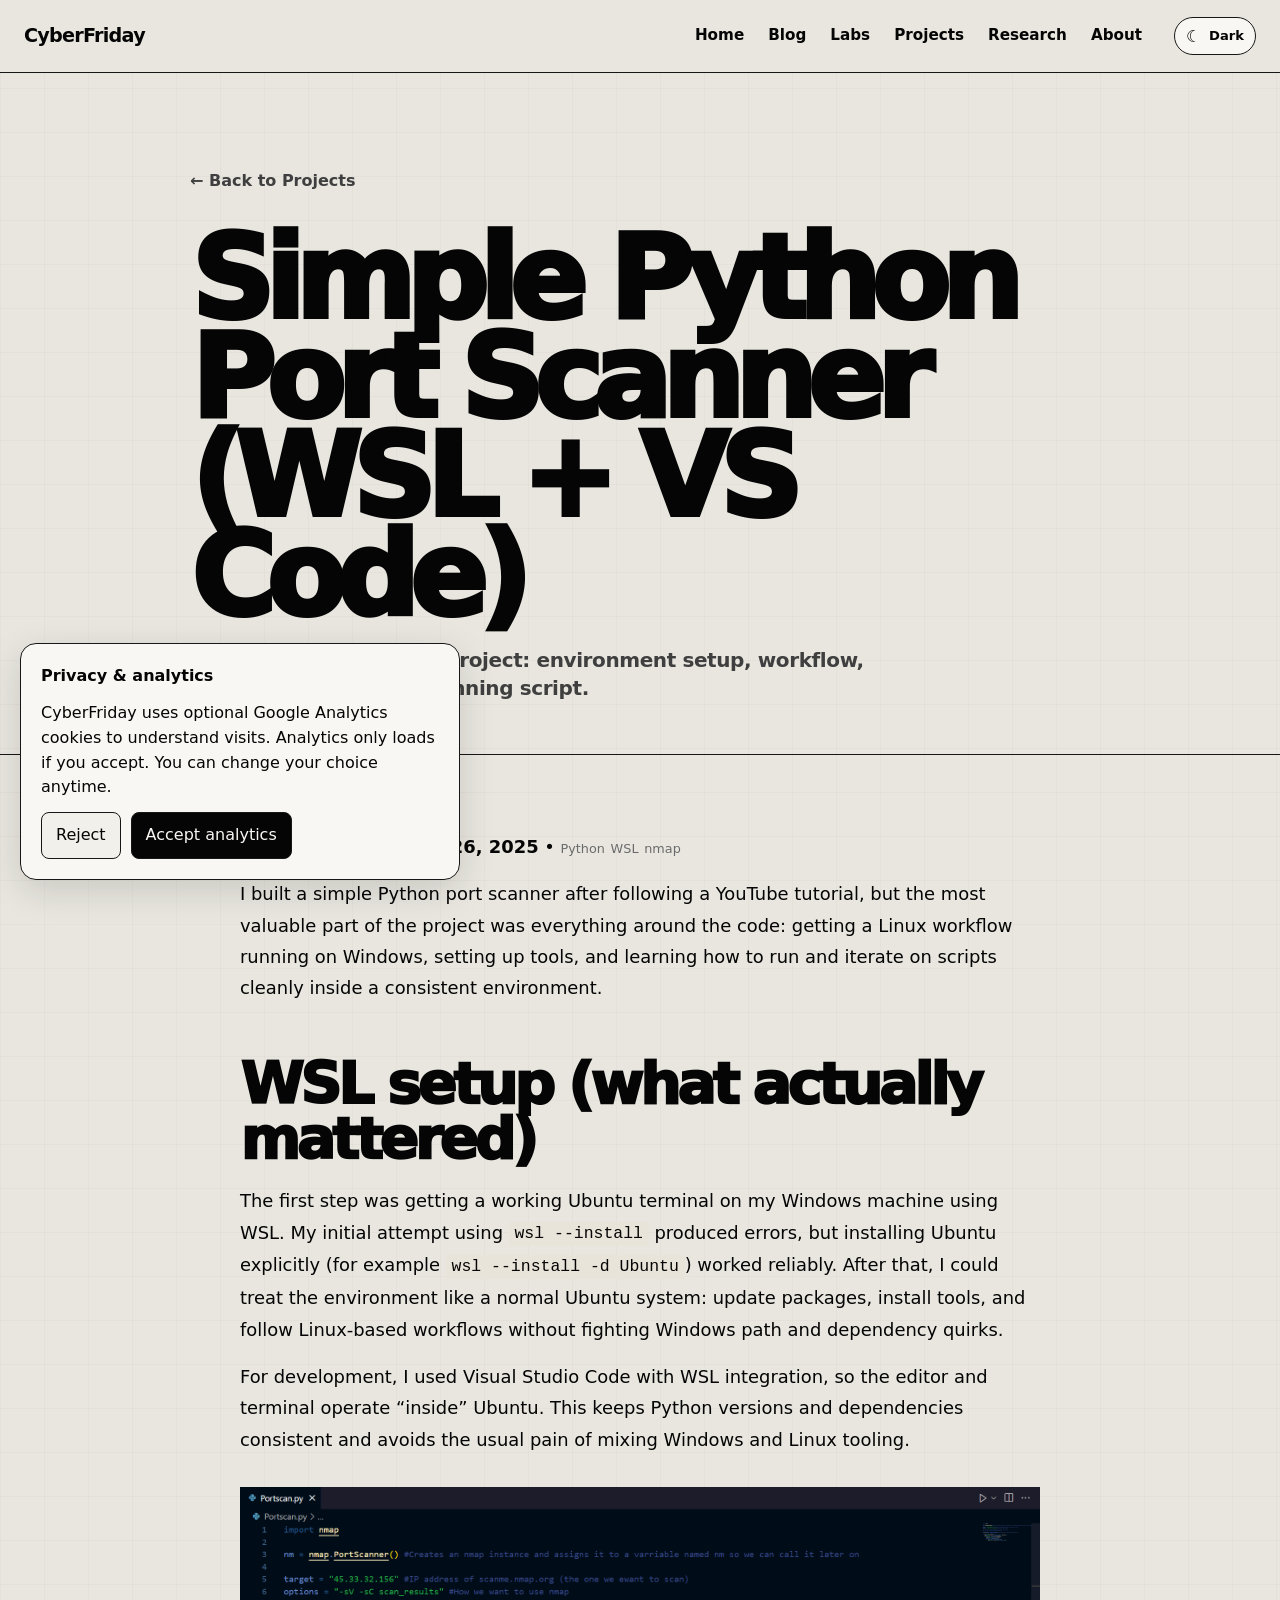
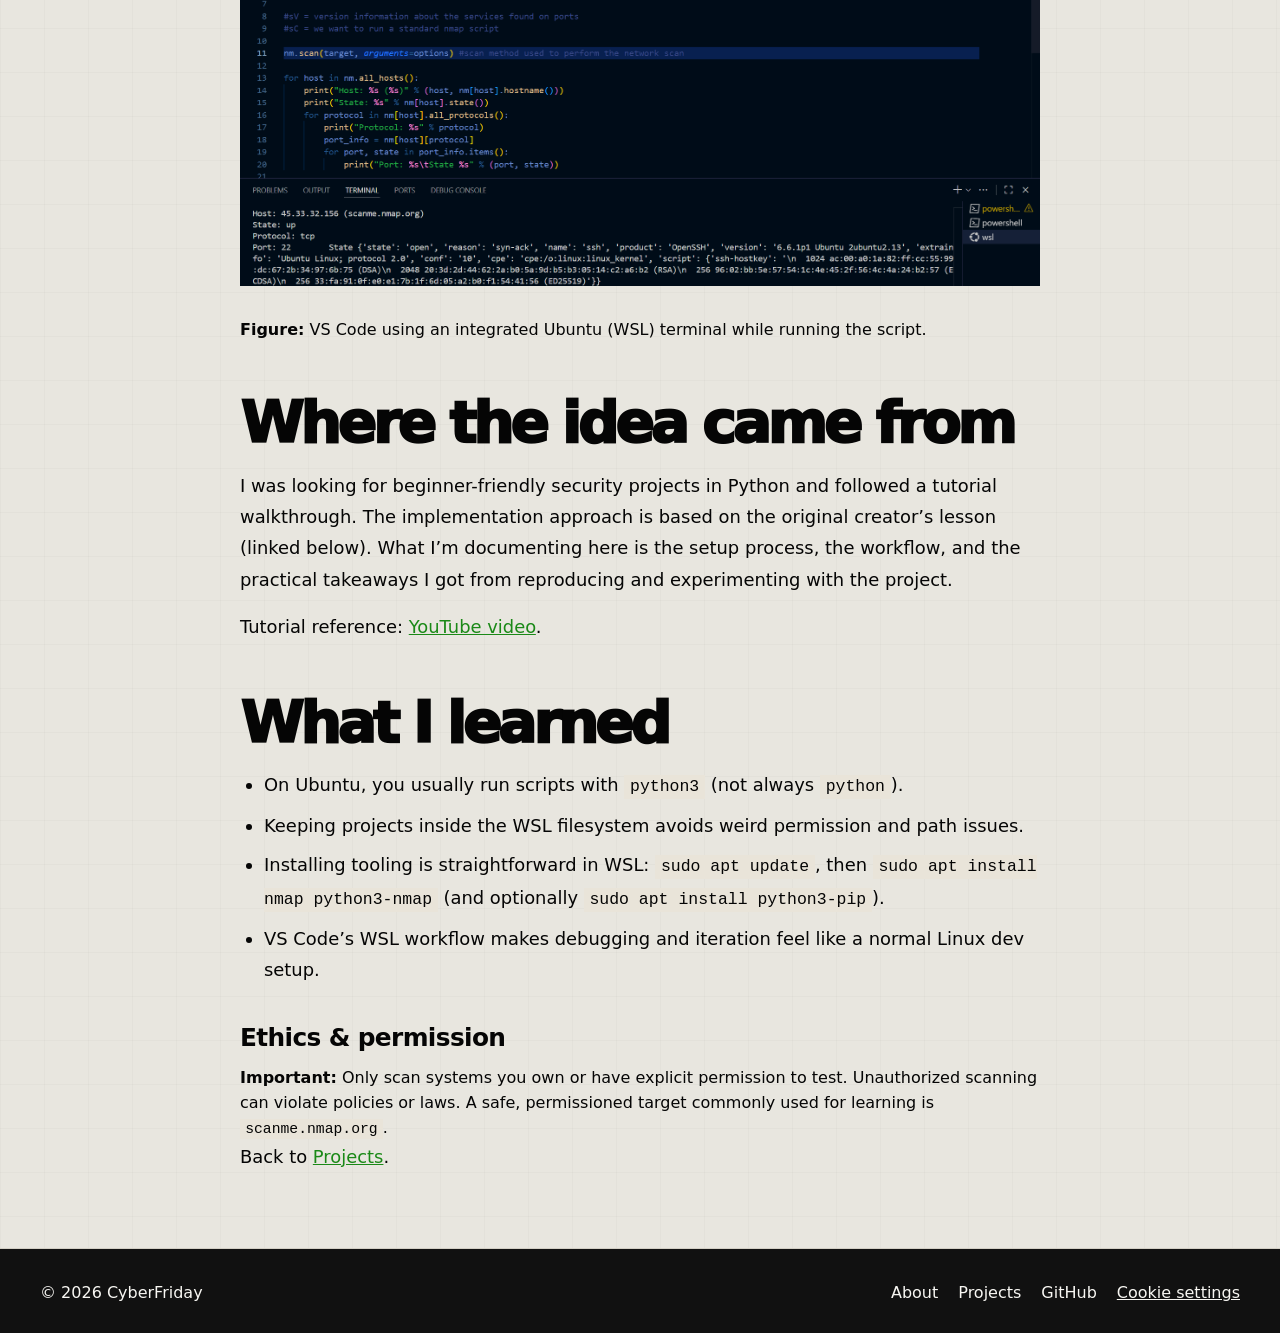
<file: projects/portscanner.html>
<!DOCTYPE html>
<html lang="en"><head>
  <script src="../assets/theme.js"></script><meta charset="utf-8"><meta name="viewport" content="width=device-width, initial-scale=1">
<title>Python Port Scanner — CyberFriday</title><meta name="description" content="Learning to build a Python port scanner using WSL and VS Code.">
<link rel="stylesheet" href="../assets/style.css"></head><body data-page="projects">
<a class="skip" href="#content">Skip to content</a>
<header class="site-header"><div class="header-container header-inner"><a class="brand" href="../index.html">CyberFriday</a>
<nav class="nav" aria-label="Main navigation"><a href="../index.html">Home</a><a href="../blog.html">Blog</a><a href="../labs.html">Labs</a><a href="../projects.html">Projects</a><a href="../research.html">Research</a><a href="../about.html">About</a></nav></div></header>
<main id="content"><section class="pagehead"><div class="container pagehead-inner"><a class="back-link" href="../projects.html">← Back to Projects</a>
<h1>Simple Python Port Scanner (WSL + VS Code)</h1><p>A CyberFriday learning project: environment setup, workflow, and a beginner port-scanning script.</p></div></section>
<section class="section"><div class="container read-container"><article class="postwrap">
          <p class="postmeta">
            Posted on <strong>September 26, 2025</strong> •
            <span class="tag">Python</span> <span class="tag">WSL</span> <span class="tag">nmap</span>
          </p>

          <p>
            I built a simple Python port scanner after following a YouTube tutorial, but the most valuable part of the project
            was everything around the code: getting a Linux workflow running on Windows, setting up tools, and learning how to
            run and iterate on scripts cleanly inside a consistent environment.
          </p>

          <h2>WSL setup (what actually mattered)</h2>
          <p>
            The first step was getting a working Ubuntu terminal on my Windows machine using WSL.
            My initial attempt using <code>wsl --install</code> produced errors, but installing Ubuntu explicitly
            (for example <code>wsl --install -d Ubuntu</code>) worked reliably. After that, I could treat the environment like a
            normal Ubuntu system: update packages, install tools, and follow Linux-based workflows without fighting Windows path
            and dependency quirks.
          </p>

          <p>
            For development, I used Visual Studio Code with WSL integration, so the editor and terminal operate “inside” Ubuntu.
            This keeps Python versions and dependencies consistent and avoids the usual pain of mixing Windows and Linux tooling.
          </p>

          <div class="figure">
            <img src="../assets/img/Portscanner_code.png" alt="VS Code with WSL terminal and Python port scanner code" />
            <div class="figcap">
              <strong>Figure:</strong> VS Code using an integrated Ubuntu (WSL) terminal while running the script.
            </div>
          </div>

          <h2>Where the idea came from</h2>
          <p>
            I was looking for beginner-friendly security projects in Python and followed a tutorial walkthrough.
            The implementation approach is based on the original creator’s lesson (linked below). What I’m documenting here is
            the setup process, the workflow, and the practical takeaways I got from reproducing and experimenting with the project.
          </p>

          <p>
            Tutorial reference:
            <a href="https://www.youtube.com/watch?v=fhn9-PQBN7g&t=28s" target="_blank" rel="noreferrer">YouTube video</a>.
          </p>

          <h2>What I learned</h2>
          <ul class="bullets">
            <li>On Ubuntu, you usually run scripts with <code>python3</code> (not always <code>python</code>).</li>
            <li>Keeping projects inside the WSL filesystem avoids weird permission and path issues.</li>
            <li>
              Installing tooling is straightforward in WSL:
              <code>sudo apt update</code>, then
              <code>sudo apt install nmap python3-nmap</code> (and optionally <code>sudo apt install python3-pip</code>).
            </li>
            <li>VS Code’s WSL workflow makes debugging and iteration feel like a normal Linux dev setup.</li>
          </ul>

          <h3>Ethics & permission</h3>
          <div class="note">
            <strong>Important:</strong> Only scan systems you own or have explicit permission to test.
            Unauthorized scanning can violate policies or laws. A safe, permissioned target commonly used for learning is
            <code>scanme.nmap.org</code>.
          </div>

          <p>
            Back to <a href="../projects.html">Projects</a>.
          </p>
        </article></div></section></main>
<footer class="footer"><div class="container footer-inner"><p>© <span id="year"></span> CyberFriday</p><div class="footer-links"><a href="../about.html">About</a><a href="../projects.html">Projects</a><a href="https://github.com/jernejpetek">GitHub</a></div></div></footer>
<script src="../assets/app.js" defer></script><script src="../assets/analytics.js" defer></script></body></html>
</file>
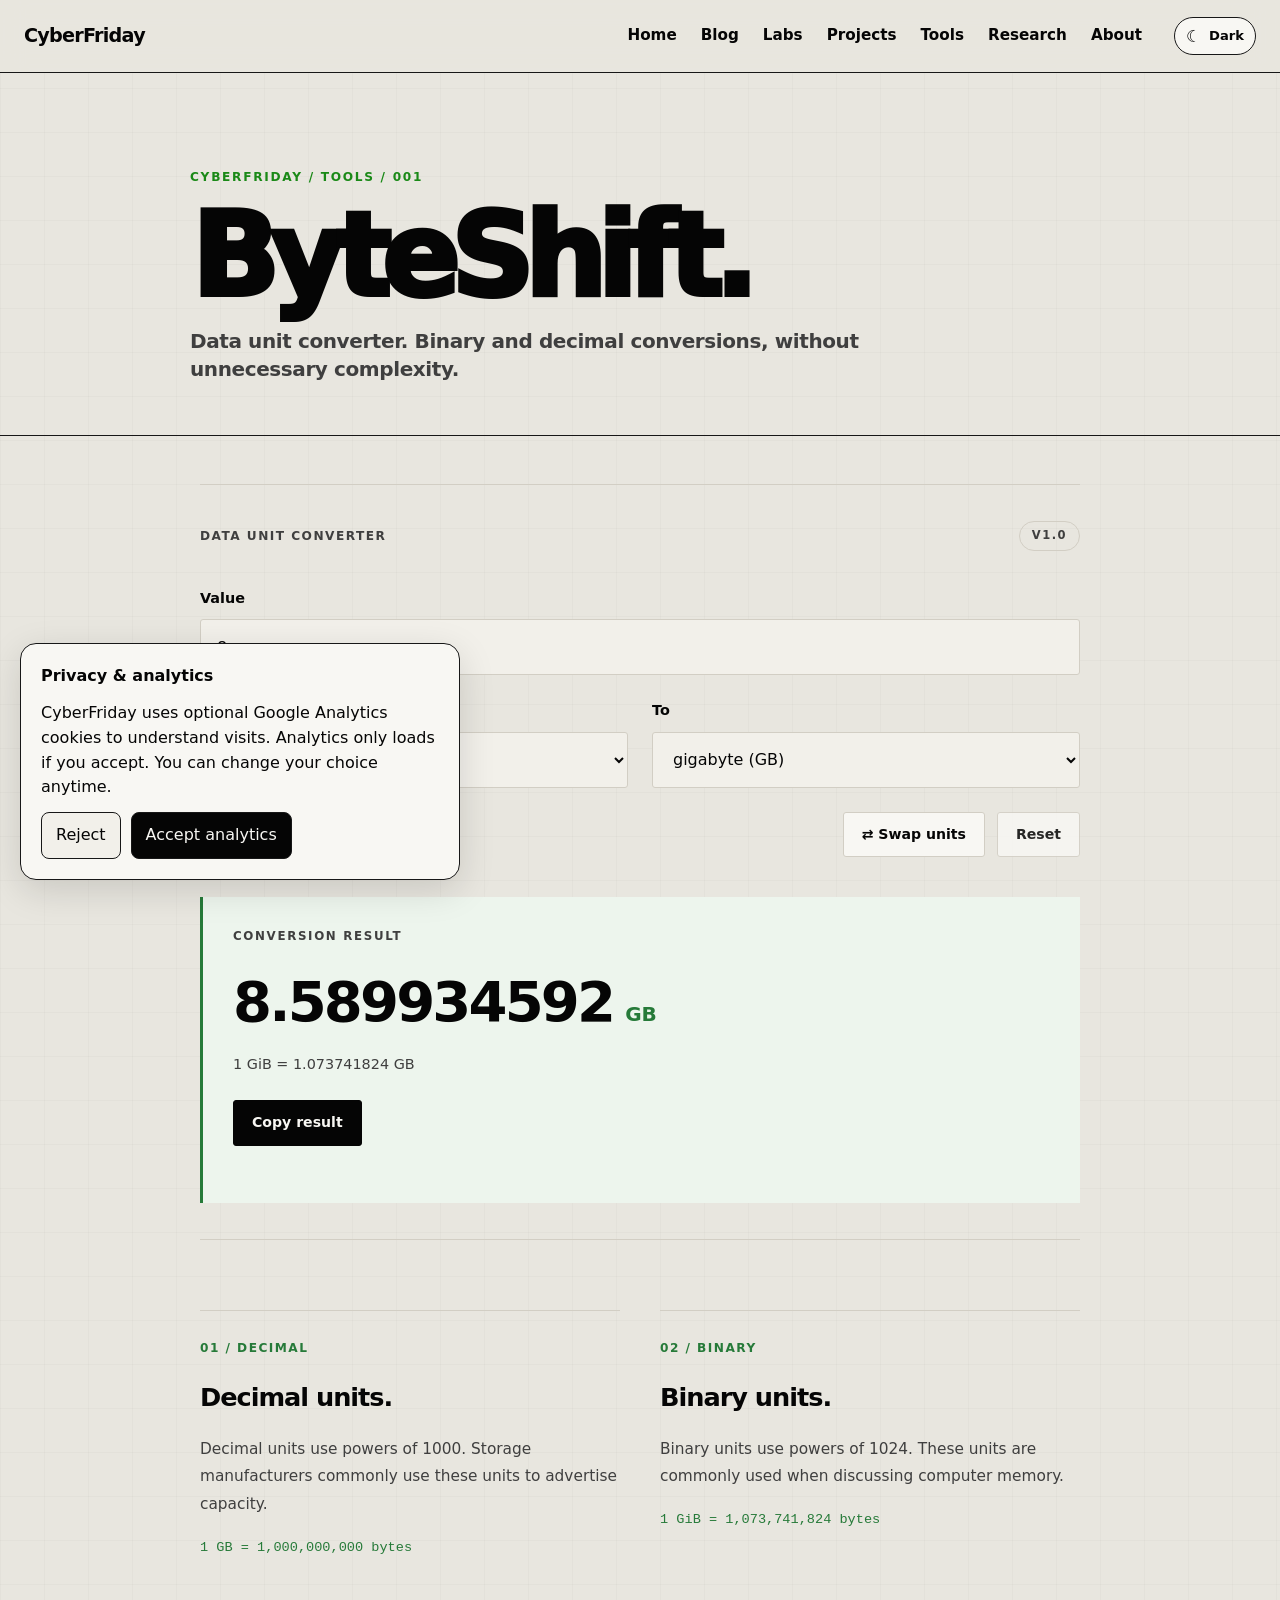
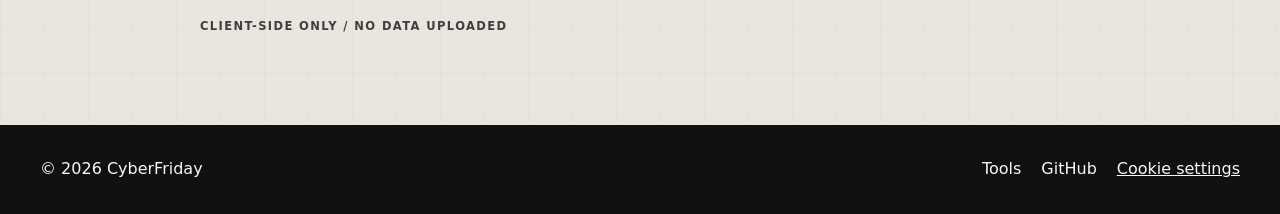
<file: tools/byteshift/byteshift.html>
<!DOCTYPE html>
<html lang="en">
<head>
  <meta charset="UTF-8">
  <meta name="viewport" content="width=device-width, initial-scale=1.0">

  <meta name="description"
        content="ByteShift — free data unit converter by CyberFriday.">

  <title>ByteShift — CyberFriday</title>

  <!-- CyberFriday global theme and styles -->
  <script src="../../assets/theme.js"></script>
  <link rel="stylesheet" href="../../assets/style.css">

  <!-- ByteShift styles -->
  <link rel="stylesheet" href="style.css">

  <!-- Converter logic -->
  <script src="script.js" defer></script>
</head>

<body>

  <a class="skip" href="#content">Skip to content</a>

  <!-- Header -->
  <header class="site-header">
    <div class="header-container header-inner">

      <a class="brand" href="../../index.html">
        CyberFriday
      </a>

      <nav class="nav" aria-label="Main navigation">
        <a href="../../index.html">Home</a>
        <a href="../../blog.html">Blog</a>
        <a href="../../labs.html">Labs</a>
        <a href="../../projects.html">Projects</a>
        <a href="../../tools.html"
           aria-current="page">Tools</a>
        <a href="../../research.html">Research</a>
        <a href="../../about.html">About</a>
      </nav>

    </div>
  </header>

  <main id="content">

    <!-- Page heading -->
    <section class="pagehead">
      <div class="container pagehead-inner">

        <p class="bs-eyebrow">
          CYBERFRIDAY / TOOLS / 001
        </p>

        <h1>ByteShift.</h1>

        <p>
          Data unit converter.
          Binary and decimal conversions,
          without unnecessary complexity.
        </p>

      </div>
    </section>

    <!-- Converter -->
    <section class="bs-section">
      <div class="container">

        <div class="bs-converter">

          <div class="bs-topline">
            <span>DATA UNIT CONVERTER</span>
            <span class="bs-version">V1.0</span>
          </div>

          <div class="bs-fields">

            <!-- Numeric input -->
            <div class="bs-field bs-full">
              <label for="amount">Value</label>

              <input
                type="number"
                id="amount"
                value="8"
                min="0"
                step="any"
                placeholder="Enter a value"
              >
            </div>

            <!-- Source unit -->
            <div class="bs-field">
              <label for="from-unit">From</label>

              <select id="from-unit">
                <optgroup label="Decimal Units (Base 1000)">
                  <option value="bit">bit</option>
                  <option value="B">byte (B)</option>
                  <option value="kbit">kilobit (kbit)</option>
                  <option value="Mbit">megabit (Mbit)</option>
                  <option value="Gbit">gigabit (Gbit)</option>
                  <option value="KB">kilobyte (KB)</option>
                  <option value="MB">megabyte (MB)</option>
                  <option value="GB">gigabyte (GB)</option>
                  <option value="TB">terabyte (TB)</option>
                </optgroup>

                <optgroup label="Binary Units (Base 1024)">
                  <option value="KiB">kibibyte (KiB)</option>
                  <option value="MiB">mebibyte (MiB)</option>
                  <option value="GiB" selected>
                    gibibyte (GiB)
                  </option>
                  <option value="TiB">tebibyte (TiB)</option>
                </optgroup>
              </select>
            </div>

            <!-- Target unit -->
            <div class="bs-field">
              <label for="to-unit">To</label>

              <select id="to-unit">
                <optgroup label="Decimal Units (Base 1000)">
                  <option value="bit">bit</option>
                  <option value="B">byte (B)</option>
                  <option value="kbit">kilobit (kbit)</option>
                  <option value="Mbit">megabit (Mbit)</option>
                  <option value="Gbit">gigabit (Gbit)</option>
                  <option value="KB">kilobyte (KB)</option>
                  <option value="MB">megabyte (MB)</option>
                  <option value="GB" selected>
                    gigabyte (GB)
                  </option>
                  <option value="TB">terabyte (TB)</option>
                </optgroup>

                <optgroup label="Binary Units (Base 1024)">
                  <option value="KiB">kibibyte (KiB)</option>
                  <option value="MiB">mebibyte (MiB)</option>
                  <option value="GiB">gibibyte (GiB)</option>
                  <option value="TiB">tebibyte (TiB)</option>
                </optgroup>
              </select>
            </div>

          </div>

          <!-- Actions -->
          <div class="bs-actions">

            <button id="swap-btn" type="button"
                    class="bs-button">
              &#8644; Swap units
            </button>

            <button id="reset-btn" type="button"
                    class="bs-button bs-button-muted">
              Reset
            </button>

          </div>

          <!-- Output -->
          <div class="bs-result" aria-live="polite">

            <span class="bs-result-label">
              CONVERSION RESULT
            </span>

            <div class="bs-result-value">
              <output id="result">8.589934592</output>
              <span id="result-unit">GB</span>
            </div>

            <p id="formula">
              1 GiB = 1.073741824 GB
            </p>

            <button id="copy-btn"
                    class="bs-button bs-copy"
                    type="button">
              Copy result
            </button>

            <p id="status"
               class="bs-status"
               role="status"></p>

          </div>

        </div>

        <!-- Education section -->
        <div class="bs-info">

          <article class="bs-info-item">
            <span class="bs-info-number">01 / DECIMAL</span>

            <h2>Decimal units.</h2>

            <p>
              Decimal units use powers of 1000.
              Storage manufacturers commonly use
              these units to advertise capacity.
            </p>

            <code>1 GB = 1,000,000,000 bytes</code>
          </article>

          <article class="bs-info-item">
            <span class="bs-info-number">02 / BINARY</span>

            <h2>Binary units.</h2>

            <p>
              Binary units use powers of 1024.
              These units are commonly used
              when discussing computer memory.
            </p>

            <code>1 GiB = 1,073,741,824 bytes</code>
          </article>

        </div>

        <p class="bs-privacy">
          CLIENT-SIDE ONLY / NO DATA UPLOADED
        </p>

      </div>
    </section>

  </main>

  <!-- Footer -->
  <footer class="footer">
    <div class="container footer-inner">

      <p>
        &copy; <span id="year"></span> CyberFriday
      </p>

      <div class="footer-links">
        <a href="../../tools.html">Tools</a>
        <a href="https://github.com/jernejpetek/cyberfriday"
           target="_blank"
           rel="noopener noreferrer">
          GitHub
        </a>
      </div>

    </div>
  </footer>

  <script src="../../assets/app.js" defer></script>
  <script src="../../assets/analytics.js" defer></script>

  <script>
    document.getElementById("year").textContent =
      new Date().getFullYear();
  </script>

</body>
</html>
</file>
<file: assets/style.css>
:root {
  --bg: #e8e6df;
  --bg-soft: #f2f0ea;
  --paper: #f8f7f3;
  --text: #050505;
  --muted: #3f3f3f;
  --muted-light: #6b6b6b;
  --border: #171717;
  --border-soft: #d2cec4;
  --accent: #1a8917;
  --accent-dark: #0f6b11;
  --header-bg: rgba(232, 230, 223, 0.94);
  --section-tint: rgba(232, 230, 223, 0.72);
  --card-hover: #dedbd1;
  --code-inline-bg: #e9e4d9;
  --grid-line: rgba(0, 0, 0, 0.025);
  color-scheme: light;
  --max-width: 1200px;
  --content-width: 780px;
}

* {
  box-sizing: border-box;
}

html {
  scroll-behavior: smooth;
}

body {
  margin: 0;
  background:
    linear-gradient(var(--grid-line) 1px, transparent 1px),
    linear-gradient(90deg, var(--grid-line) 1px, transparent 1px),
    var(--bg);
  background-size: 44px 44px;
  color: var(--text);
  font-family:
    ui-sans-serif,
    system-ui,
    -apple-system,
    BlinkMacSystemFont,
    "Segoe UI",
    Arial,
    sans-serif;
  line-height: 1.55;
}

a {
  color: inherit;
}

img {
  max-width: 100%;
  display: block;
}

button,
input {
  font: inherit;
}

.container {
  width: min(100% - 48px, var(--max-width));
  margin: 0 auto;
}

.header-container {
  width: calc(100% - 48px);
  margin: 0 auto;
}

.narrow {
  max-width: var(--content-width);
}

.skip {
  position: absolute;
  left: 16px;
  top: 16px;
  z-index: 100;
  transform: translateY(-150%);
  background: var(--text);
  color: var(--paper);
  padding: 8px 12px;
  border-radius: 999px;
}

.skip:focus {
  transform: translateY(0);
}

/* Header */

.site-header {
  position: sticky;
  top: 0;
  z-index: 50;
  background: var(--header-bg);
  backdrop-filter: blur(12px);
  border-bottom: 1px solid var(--border);
}

.header-inner {
  min-height: 72px;
  display: flex;
  align-items: center;
  justify-content: space-between;
  gap: 32px;
}

.brand {
  color: var(--text);
  font-size: 1.2rem;
  font-weight: 900;
  letter-spacing: -0.04em;
  text-decoration: none;
  white-space: nowrap;
}

.nav {
  display: flex;
  align-items: center;
  justify-content: flex-end;
  gap: 24px;
  margin-left: auto;
  flex-wrap: wrap;
}

.nav a {
  color: var(--text);
  font-size: 0.95rem;
  font-weight: 700;
  text-decoration: none;
}

.nav a:hover {
  color: var(--accent);
}

/* Compatibility with old topbar markup if any old page still uses it */

.topbar {
  position: sticky;
  top: 0;
  z-index: 50;
  background: var(--header-bg);
  backdrop-filter: blur(12px);
  border-bottom: 1px solid var(--border);
}

.topbar__inner {
  min-height: 72px;
  display: flex;
  align-items: center;
  justify-content: space-between;
  gap: 32px;
}

.brand__mark {
  display: none;
}

.brand__text {
  color: var(--text);
  font-size: 1.2rem;
  font-weight: 900;
  letter-spacing: -0.04em;
  text-decoration: none;
  white-space: nowrap;
}

.topbar__actions,
.iconbtn,
.modal {
  display: none;
}

/* Hero */

.hero {
  min-height: 640px;
  display: flex;
  align-items: center;
  border-bottom: 1px solid var(--border);
}

.hero-inner {
  width: 100%;
}

.hero-copy {
  max-width: 860px;
  margin-left: auto;
  margin-right: auto;
  transform: translateX(70px);
}

h1,
h2,
h3,
p {
  margin-top: 0;
}

.hero h1 {
  max-width: 860px;
  margin: 0 0 24px;
  font-size: clamp(4.5rem, 9vw, 8.5rem);
  font-weight: 950;
  line-height: 0.86;
  letter-spacing: -0.085em;
}

.hero-subtitle {
  max-width: 720px;
  margin: 0;
  color: var(--muted);
  font-size: clamp(1.25rem, 2.2vw, 1.65rem);
  font-weight: 650;
  line-height: 1.35;
  letter-spacing: -0.025em;
}

/* Sections */

.section {
  padding: 76px 0;
  border-bottom: 1px solid var(--border-soft);
}

.explore-section {
  background: var(--section-tint);
}

.section h2 {
  margin: 0 0 18px;
  font-size: clamp(2.2rem, 5vw, 4.3rem);
  font-weight: 950;
  line-height: 0.95;
  letter-spacing: -0.065em;
}

.section h3 {
  margin: 0 0 12px;
  font-size: 1.25rem;
  line-height: 1.18;
  letter-spacing: -0.025em;
}

.section p {
  margin: 0 0 16px;
  color: var(--muted);
  font-size: 1.05rem;
}

.section p:last-child {
  margin-bottom: 0;
}

.section-heading {
  max-width: 720px;
  margin-bottom: 34px;
}

/* Homepage Explore cards */

.cards {
  display: grid;
  grid-template-columns: repeat(4, minmax(0, 1fr));
  border-top: 1px solid var(--border);
  border-left: 1px solid var(--border);
  background: var(--paper);
}

.card {
  min-height: 260px;
  display: block;
  padding: 24px;
  border-right: 1px solid var(--border);
  border-bottom: 1px solid var(--border);
  background: rgba(248, 247, 243, 0.9);
  color: var(--text);
  text-decoration: none;
  transition:
    background 140ms ease,
    transform 140ms ease;
}

.card:hover {
  background: var(--card-hover);
  transform: translateY(-2px);
}

.card span {
  display: block;
  margin-bottom: 46px;
  color: var(--accent-dark);
  font-size: 0.78rem;
  font-weight: 900;
  text-transform: uppercase;
  letter-spacing: 0.08em;
}

.card h3 {
  margin-bottom: 12px;
}

.card p {
  margin: 0;
  color: var(--muted);
  font-size: 0.98rem;
}

/* Page headers */

.pagehead {
  padding: 96px 0 52px;
  border-bottom: 1px solid var(--border);
}

.pagehead-inner,
.pagehead .container {
  max-width: 900px;
}

.pagehead h1,
.pagehead__title {
  margin: 0 0 20px;
  font-size: clamp(4rem, 9vw, 8rem);
  font-weight: 950;
  line-height: 0.86;
  letter-spacing: -0.08em;
}

.pagehead p,
.pagehead__sub {
  max-width: 720px;
  margin: 0;
  color: var(--muted);
  font-size: clamp(1.05rem, 2vw, 1.25rem);
  font-weight: 600;
  line-height: 1.4;
  letter-spacing: -0.02em;
}

/* Listing pages */

.listing-section {
  background: var(--section-tint);
}

.listing-container {
  max-width: 900px;
}

.toolbar {
  margin: 0 0 34px;
}

.search,
.input {
  width: 100%;
  min-height: 50px;
  padding: 0 16px;
  border: 1px solid var(--border);
  border-radius: 0;
  background: var(--paper);
  color: var(--text);
  font: inherit;
}

.search:focus,
.input:focus {
  outline: 2px solid var(--accent);
  outline-offset: 2px;
}

.post-list,
.list,
#contentArea {
  display: grid;
  border-top: 1px solid var(--border);
}

.post-list .card,
.post-list .cardlink,
.post-list .item,
.post-list .postcard,
.list .card,
.list .cardlink,
.list .item,
.list .postcard,
#contentArea > a,
#contentArea > article,
#contentArea > div {
  display: block;
  min-height: 0;
  padding: 28px 0;
  border: 0;
  border-bottom: 1px solid var(--border-soft);
  background: transparent;
  box-shadow: none;
  color: var(--text);
  text-decoration: none;
}

.post-list .card:hover,
.post-list .cardlink:hover,
.post-list .item:hover,
.post-list .postcard:hover,
.list .card:hover,
.list .cardlink:hover,
.list .item:hover,
.list .postcard:hover,
#contentArea > a:hover {
  background: transparent;
  transform: none;
}

.post-list h2,
.post-list h3,
.post-list .card h3,
.post-list .cardlink h3,
.post-list .item h2,
.post-list .item h3,
.post-list .postcard h2,
.post-list .postcard h3,
.list h2,
.list h3,
.list .card h3,
.list .cardlink h3,
.list .item h2,
.list .item h3,
.list .postcard h2,
.list .postcard h3,
#contentArea h2,
#contentArea h3 {
  margin: 0 0 8px;
  color: var(--text);
  font-size: clamp(1.45rem, 3vw, 2rem);
  font-weight: 900;
  line-height: 1.05;
  letter-spacing: -0.045em;
}

.post-list a:hover h2,
.post-list a:hover h3,
.post-list .card:hover h3,
.post-list .cardlink:hover h3,
.list a:hover h2,
.list a:hover h3,
.list .card:hover h3,
.list .cardlink:hover h3,
#contentArea > a:hover h2,
#contentArea > a:hover h3 {
  color: var(--accent);
}

.post-list p,
.post-list .card p,
.post-list .cardlink p,
.post-list .item p,
.post-list .postcard p,
.list p,
.list .card p,
.list .cardlink p,
.list .item p,
.list .postcard p,
#contentArea p {
  max-width: 720px;
  margin: 0;
  color: var(--muted);
  font-size: 1rem;
  line-height: 1.55;
}

.post-list span,
.post-list .tag,
.post-list .pill,
.post-list .card span,
.post-list .cardlink span,
.list span,
.list .tag,
.list .pill,
.list .card span,
.list .cardlink span,
#contentArea span {
  display: inline;
  margin: 0;
  padding: 0;
  border: 0;
  background: transparent;
  color: var(--muted-light);
  font-size: 0.82rem;
  font-weight: 700;
  text-transform: none;
  letter-spacing: 0;
}

.tags {
  display: flex;
  flex-wrap: wrap;
  gap: 8px;
  margin-top: 12px;
}

.item__meta,
.postcard__meta {
  display: flex;
  flex-wrap: wrap;
  gap: 10px;
  margin-bottom: 10px;
  color: var(--muted-light);
  font-size: 0.9rem;
}

.tag {
  color: var(--muted-light);
  font-size: 0.8rem;
}

.empty {
  padding: 32px 0;
  color: var(--muted);
}

/* About page */

.aboutgrid {
  display: grid;
  grid-template-columns: 1.2fr 0.8fr;
  gap: 24px;
  align-items: start;
}

.aboutgrid .card {
  min-height: 0;
}

.h2 {
  margin: 0 0 18px;
  font-size: clamp(2rem, 4vw, 3.2rem);
  font-weight: 950;
  line-height: 0.95;
  letter-spacing: -0.06em;
}

.h3 {
  margin: 0 0 12px;
  font-size: 1.35rem;
  font-weight: 900;
  line-height: 1.15;
  letter-spacing: -0.035em;
}

.chips {
  display: flex;
  flex-wrap: wrap;
  gap: 8px;
  margin-top: 18px;
}

.chip {
  display: inline-flex;
  align-items: center;
  min-height: 30px;
  padding: 0 10px;
  border: 1px solid var(--border);
  background: transparent;
  color: var(--text);
  font-size: 0.8rem;
  font-weight: 800;
}

.spacer {
  height: 28px;
}

.bullets {
  margin: 0;
  padding-left: 20px;
  color: var(--muted);
}

.bullets li {
  margin: 8px 0;
}

.links {
  margin: 0;
  padding-left: 20px;
}

.links li {
  margin: 8px 0;
}

.links a {
  color: var(--text);
  font-weight: 800;
  text-decoration: none;
  border-bottom: 2px solid var(--accent);
}

.links a:hover {
  color: var(--accent);
}

/* Buttons */

.btn {
  display: inline-flex;
  align-items: center;
  justify-content: center;
  min-height: 42px;
  padding: 0 16px;
  border: 1px solid var(--border);
  background: var(--text);
  color: var(--paper);
  font-weight: 800;
  text-decoration: none;
}

.btn:hover {
  background: var(--accent);
  border-color: var(--accent);
  color: #fff;
}

.btn--small {
  min-height: 36px;
  padding: 0 12px;
  font-size: 0.9rem;
}

.btn--ghost {
  background: transparent;
  color: var(--text);
}

.btn--ghost:hover {
  background: var(--text);
  border-color: var(--text);
  color: var(--paper);
}

/* Markdown reader */

.read-page {
  padding: 58px 0 92px;
  background: var(--paper);
}

.read-container {
  max-width: 800px;
}

.back-link {
  display: inline-block;
  margin-bottom: 36px;
  color: var(--muted);
  text-decoration: none;
  font-weight: 700;
}

.back-link:hover {
  color: var(--accent);
}

.article,
.postwrap {
  max-width: 800px;
  margin: 0 auto;
  background: transparent;
  border: 0;
  box-shadow: none;
  padding: 0;
}

.article h1,
.postwrap h1 {
  margin: 0 0 28px;
  font-size: clamp(3.4rem, 8vw, 6rem);
  font-weight: 950;
  line-height: 0.9;
  letter-spacing: -0.075em;
}

.article h2,
.postwrap h2 {
  margin: 54px 0 18px;
  font-size: clamp(2.1rem, 5vw, 3.6rem);
  font-weight: 950;
  line-height: 0.95;
  letter-spacing: -0.065em;
}

.article h3,
.postwrap h3 {
  margin: 38px 0 14px;
  font-size: 1.55rem;
  line-height: 1.15;
}

.article p,
.article li,
.postwrap p,
.postwrap li {
  color: var(--text);
  font-size: 1.12rem;
  line-height: 1.75;
}

.article a,
.postwrap a {
  color: var(--accent);
}

.article ul,
.article ol,
.postwrap ul,
.postwrap ol {
  margin: 0 0 26px 24px;
  padding: 0;
}

.article blockquote,
.postwrap blockquote {
  margin: 32px 0;
  padding-left: 22px;
  border-left: 4px solid var(--text);
  color: var(--muted);
}

.article code,
.postwrap code {
  font-family:
    ui-monospace,
    SFMono-Regular,
    Menlo,
    Monaco,
    Consolas,
    monospace;
  font-size: 0.92em;
  background: var(--code-inline-bg);
  padding: 0.15em 0.35em;
}

.article pre,
.postwrap pre {
  overflow-x: auto;
  margin: 32px 0;
  padding: 20px;
  background: #111111;
  color: #f4f4f4;
}

.article pre code,
.postwrap pre code {
  background: transparent;
  color: inherit;
  padding: 0;
}

.article img,
.postwrap img {
  max-width: 100%;
  margin: 32px 0;
}

.article table,
.postwrap table {
  width: 100%;
  margin: 32px 0;
  border-collapse: collapse;
}

.article th,
.article td,
.postwrap th,
.postwrap td {
  padding: 10px 12px;
  border: 1px solid var(--border);
  text-align: left;
}

/* Existing read.html enhanced code blocks */

.codeblock {
  border: 1px solid var(--border);
  background: var(--paper);
  margin: 28px 0;
}

.codeblock__head {
  display: flex;
  align-items: center;
  justify-content: space-between;
  gap: 16px;
  padding: 10px 12px;
  border-bottom: 1px solid var(--border);
  background: var(--code-inline-bg);
}

.codeblock__lang {
  color: var(--muted);
  font-size: 0.85rem;
  font-weight: 800;
}

.codeblock__copy {
  border: 1px solid var(--border);
  background: transparent;
  color: var(--text);
  padding: 6px 10px;
  cursor: pointer;
  font-weight: 800;
}

.codeblock__copy:hover {
  background: var(--text);
  color: var(--paper);
}

.codeblock pre {
  margin: 0;
  border: 0;
}

/* Footer */

.footer {
  padding: 30px 0;
  background: #111111;
  color: #f8f7f3;
}

.footer-inner,
.footer__inner {
  display: flex;
  align-items: center;
  justify-content: space-between;
  gap: 24px;
}

.footer p {
  margin: 0;
  color: inherit;
}

.footer-links {
  display: flex;
  align-items: center;
  gap: 20px;
}

.footer a,
.footer-links a {
  color: #f8f7f3;
  text-decoration: none;
}

.footer a:hover,
.footer-links a:hover {
  color: #96d993;
}

/* Helpers */

.muted {
  color: var(--muted);
}

.tiny {
  font-size: 0.9rem;
}

/* Mobile */

@media (max-width: 900px) {
  .header-inner,
  .topbar__inner {
    min-height: auto;
    align-items: flex-start;
    flex-direction: column;
    padding: 18px 0;
    gap: 14px;
  }

  .nav {
    justify-content: flex-start;
    margin-left: 0;
    gap: 14px;
  }

  .hero {
    min-height: auto;
    padding: 90px 0 100px;
  }

  .hero-copy {
    margin: 0;
    transform: translateX(0);
  }

  .cards {
    grid-template-columns: repeat(2, minmax(0, 1fr));
  }

  .aboutgrid {
    grid-template-columns: 1fr;
  }
}

@media (max-width: 560px) {
  .container,
  .header-container {
    width: min(100% - 28px, var(--max-width));
  }

  .nav {
    row-gap: 8px;
  }

  .nav a {
    font-size: 0.9rem;
  }

  .hero h1 {
    font-size: clamp(3.6rem, 18vw, 5.3rem);
  }

  .hero-subtitle {
    font-size: 1.15rem;
  }

  .pagehead h1,
  .pagehead__title {
    font-size: clamp(3.3rem, 18vw, 5.5rem);
  }

  .cards {
    grid-template-columns: 1fr;
  }

  .footer-inner,
  .footer__inner {
    align-items: flex-start;
    flex-direction: column;
  }
}

/* Privacy choices */
.cookie-consent { position:fixed; bottom:20px; left:20px; z-index:1000; max-width:min(440px,calc(100vw - 40px)); padding:20px; border:1px solid var(--border); border-radius:16px; background:var(--paper); box-shadow:0 10px 36px #0002; }
.cookie-consent p { margin:0 0 12px; }
.cookie-actions { display:flex; gap:10px; flex-wrap:wrap; }
.cookie-actions button { cursor:pointer; padding:10px 14px; border:1px solid var(--border); border-radius:8px; background:var(--bg-soft); color:var(--text); }
.cookie-actions button:last-child { background:var(--text); color:var(--paper); }
.privacy-button { cursor:pointer; border:0; padding:2px 0; background:transparent; text-decoration:underline; color:inherit; font:inherit; }
/* Navigation on narrow screens */
@media(max-width:700px) { .header-inner { flex-wrap:wrap; padding:12px 0; gap:10px; } .nav { display:flex; flex-wrap:wrap; gap:12px; } }


/* CyberFriday theme system: light, dark, or OS preference. */
:root[data-theme="dark"] {
  --bg: #101411;
  --bg-soft: #171d19;
  --paper: #202823;
  --text: #f0f5ee;
  --muted: #c5d0c7;
  --muted-light: #a9b7ac;
  --border: #85978a;
  --border-soft: #394b3f;
  --accent: #83e17e;
  --accent-dark: #9af096;
  --header-bg: rgba(16, 20, 17, 0.96);
  --section-tint: rgba(23, 30, 25, 0.82);
  --card-hover: #2b3930;
  --code-inline-bg: #2c3830;
  --grid-line: rgba(222, 247, 226, 0.035);
  color-scheme: dark;
}

.theme-toggle {
  display: inline-flex;
  align-items: center;
  justify-content: center;
  gap: 8px;
  flex: 0 0 auto;
  min-height: 38px;
  padding: 7px 11px;
  border: 1px solid var(--border);
  border-radius: 999px;
  background: var(--paper);
  color: var(--text);
  cursor: pointer;
  font: inherit;
  font-size: 0.82rem;
  font-weight: 800;
  white-space: nowrap;
}
.theme-toggle:hover { background: var(--card-hover); }
.theme-toggle:focus-visible { outline: 3px solid var(--accent); outline-offset: 3px; }
.theme-toggle__icon { font-size: 1.05rem; line-height: 1; }

@media (max-width: 760px) {
  .header-inner { gap: 12px; flex-wrap: wrap; padding: 12px 0; }
  .nav { order: 3; width: 100%; justify-content: flex-start; gap: 10px 16px; }
  .theme-toggle { margin-left: auto; }
}

@media (prefers-reduced-motion: no-preference) {
  body, .site-header, .topbar, .card, .item, .theme-toggle {
    transition: background-color 180ms ease, color 180ms ease, border-color 180ms ease;
  }
}
/* Explore cards – Dark Mode */

:root[data-theme="dark"] body[data-page="home"]
.explore-section .cards {
  background: #202823;
  border-color: #394b3f;
}

:root[data-theme="dark"] body[data-page="home"]
.explore-section .card {
  background: #202823;
  color: #f0f5ee;
  border-color: #394b3f;
}

:root[data-theme="dark"] body[data-page="home"]
.explore-section .card span {
  color: #83e17e;
}

:root[data-theme="dark"] body[data-page="home"]
.explore-section .card h3 {
  color: #f0f5ee;
}

:root[data-theme="dark"] body[data-page="home"]
.explore-section .card p {
  color: #c5d0c7;
}

:root[data-theme="dark"] body[data-page="home"]
.explore-section .card:hover,
:root[data-theme="dark"] body[data-page="home"]
.explore-section .card:focus-visible {
  background: #2b3930;
}

:root[data-theme="dark"] body[data-page="home"]
.explore-section .card:focus-visible {
  outline: 3px solid #83e17e;
  outline-offset: -3px;
}
</file>
<file: tools/byteshift/style.css>
/* =========================================
   ByteShift — CyberFriday
   Version 1.0
   ========================================= */

/* Local design tokens - light theme */

.bs-section {
  --bs-text: var(--text, #171a17);
  --bs-muted: var(--muted, #596158);
  --bs-line: var(--border-soft, #cdd3cb);
  --bs-surface: var(--paper, #ffffff);
  --bs-field: var(--bg-soft, #f5f6f2);
  --bs-accent: #267a39;
  --bs-result: #edf5ed;

  padding: 48px 0 90px;
  color: var(--bs-text);
}

/* Dark theme */

:root[data-theme="dark"] .bs-section {
  --bs-text: #f0f4ee;
  --bs-muted: #b7c3b8;
  --bs-line: #35473b;
  --bs-surface: #151c17;
  --bs-field: #1d2720;
  --bs-accent: #a1e6aa;
  --bs-result: #1b3021;
}

/* Applies box sizing inside the component */

.bs-section *,
.bs-section *::before,
.bs-section *::after {
  box-sizing: border-box;
}

/* Page heading label */

.pagehead .bs-eyebrow {
  margin-bottom: 22px;
  color: var(--accent, #267a39);
  font-size: 0.76rem;
  font-weight: 800;
  letter-spacing: 0.14em;
}

/* Converter layout */

.bs-converter {
  width: 100%;
  max-width: 880px;
  margin: 0 auto;
  padding: 36px 0;

  border-top: 1px solid var(--bs-line);
  border-bottom: 1px solid var(--bs-line);
}

.bs-topline {
  display: flex;
  justify-content: space-between;
  align-items: center;
  gap: 16px;

  margin-bottom: 36px;

  color: var(--bs-muted);
  font-size: 0.76rem;
  font-weight: 800;
  letter-spacing: 0.12em;
}

.bs-version {
  padding: 5px 12px;
  border: 1px solid var(--bs-line);
  border-radius: 100px;
  font-size: 0.72rem;
}

/* Form */

.bs-fields {
  display: grid;
  grid-template-columns: repeat(2, minmax(0, 1fr));
  gap: 24px;
}

.bs-field {
  display: flex;
  flex-direction: column;
  min-width: 0;
  gap: 10px;
}

.bs-full {
  grid-column: 1 / -1;
}

.bs-section .bs-field label {
  color: var(--bs-text);
  font-size: 0.9rem;
  font-weight: 750;
}

.bs-section .bs-field input,
.bs-section .bs-field select {
  display: block;
  width: 100%;
  height: 56px;
  padding: 0 16px;

  background: var(--bs-field);
  color: var(--bs-text);

  border: 1px solid var(--bs-line);
  border-radius: 3px;

  font: inherit;
  font-size: 1rem;

  color-scheme: light;
  transition: border-color 0.2s;
}

:root[data-theme="dark"] .bs-section input,
:root[data-theme="dark"] .bs-section select {
  color-scheme: dark;
}

.bs-section .bs-field select option,
.bs-section .bs-field select optgroup {
  background: var(--bs-surface);
  color: var(--bs-text);
}

.bs-section input:focus,
.bs-section select:focus {
  border-color: var(--bs-accent);
  outline: 2px solid var(--bs-accent);
  outline-offset: 2px;
}

/* Buttons */

.bs-actions {
  display: flex;
  justify-content: flex-end;
  flex-wrap: wrap;
  gap: 12px;

  margin: 24px 0 40px;
}

.bs-section .bs-button {
  display: inline-flex;
  justify-content: center;
  align-items: center;

  min-height: 44px;
  padding: 11px 18px;

  background: var(--bs-surface);
  color: var(--bs-text);

  border: 1px solid var(--bs-line);
  border-radius: 3px;

  font: inherit;
  font-size: 0.88rem;
  font-weight: 750;

  cursor: pointer;
  transition:
    border-color 0.2s,
    background-color 0.2s;
}

.bs-section .bs-button:hover {
  border-color: var(--bs-accent);
  background: var(--bs-field);
}

.bs-section .bs-button:focus-visible {
  outline: 2px solid var(--bs-accent);
  outline-offset: 3px;
}

.bs-button-muted {
  opacity: 0.85;
}

/* Result */

.bs-result {
  padding: 30px;
  background: var(--bs-result);
  border-left: 3px solid var(--bs-accent);
}

.bs-result-label {
  display: block;
  margin-bottom: 22px;

  color: var(--bs-muted);
  font-size: 0.74rem;
  font-weight: 850;
  letter-spacing: 0.14em;
}

.bs-result-value {
  display: flex;
  align-items: baseline;
  flex-wrap: wrap;
  gap: 12px;

  overflow-wrap: anywhere;
}

.bs-section #result {
  color: var(--bs-text);
  font-size: clamp(2rem, 5vw, 3.5rem);
  font-weight: 900;
  line-height: 1.2;
  letter-spacing: -0.05em;
  font-variant-numeric: tabular-nums;
}

.bs-section #result-unit {
  color: var(--bs-accent);
  font-size: 1.25rem;
  font-weight: 850;
}

.bs-section #formula {
  margin: 18px 0 24px;
  color: var(--bs-muted);
  font-size: 0.9rem;
  line-height: 1.6;
}

.bs-section .bs-copy {
  background: var(--bs-text);
  color: var(--bs-surface);
  border-color: var(--bs-text);
}

.bs-section .bs-copy:hover {
  background: var(--bs-accent);
  color: var(--bs-surface);
  border-color: var(--bs-accent);
}

.bs-section .bs-status {
  min-height: 1.2em;
  margin: 12px 0 0;
  color: var(--bs-muted);
  font-size: 0.8rem;
}

/* Educational information */

.bs-info {
  display: grid;
  grid-template-columns: repeat(2, minmax(0, 1fr));
  gap: 40px;

  width: 100%;
  max-width: 880px;
  margin: 70px auto 0;
}

.bs-info-item {
  min-width: 0;
  padding-top: 24px;
  border-top: 1px solid var(--bs-line);
}

.bs-info-number {
  color: var(--bs-accent);
  font-size: 0.76rem;
  font-weight: 800;
  letter-spacing: 0.12em;
}

.bs-section .bs-info-item h2 {
  margin: 18px 0;
  color: var(--bs-text);
  font-size: 1.6rem;
  font-weight: 850;
  letter-spacing: -0.04em;
}

.bs-section .bs-info-item p {
  margin-bottom: 18px;
  color: var(--bs-muted);
  font-size: 0.96rem;
  line-height: 1.8;
}

.bs-section .bs-info-item code {
  display: block;
  color: var(--bs-accent);
  font-size: 0.85rem;
  overflow-wrap: anywhere;
}

.bs-section .bs-privacy {
  max-width: 880px;
  margin: 60px auto 0;

  color: var(--bs-muted);
  font-size: 0.72rem;
  font-weight: 800;
  letter-spacing: 0.12em;
}

/* Responsive */

@media (max-width: 650px) {
  .bs-section {
    padding: 30px 0 60px;
  }

  .bs-converter {
    padding: 26px 0;
  }

  .bs-fields,
  .bs-info {
    grid-template-columns: 1fr;
  }

  .bs-full {
    grid-column: auto;
  }

  .bs-actions {
    justify-content: stretch;
    margin-bottom: 28px;
  }

  .bs-section .bs-actions button {
    flex: 1;
  }

  .bs-result {
    padding: 22px;
  }

  .bs-info {
    margin-top: 44px;
    gap: 30px;
  }

  .bs-section #result {
    font-size: clamp(1.8rem, 8vw, 2.8rem);
  }
}
</file>
